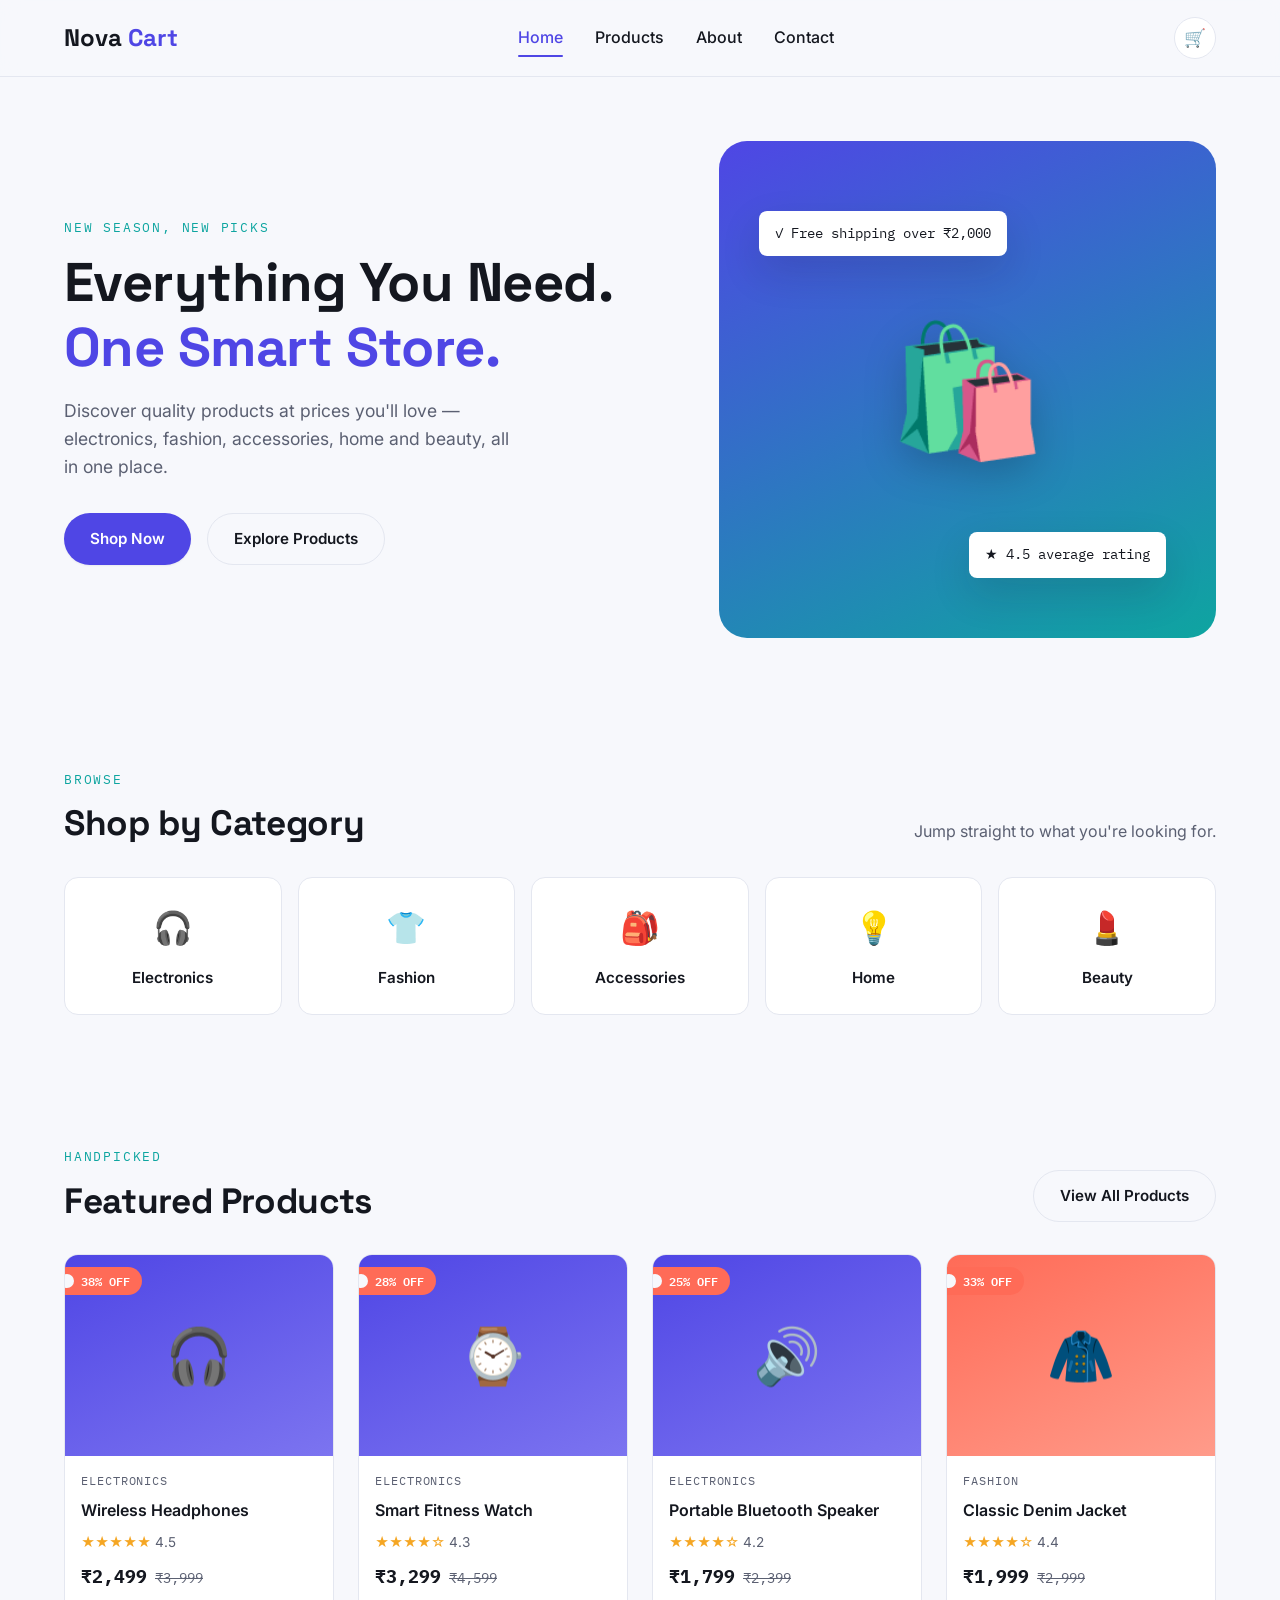
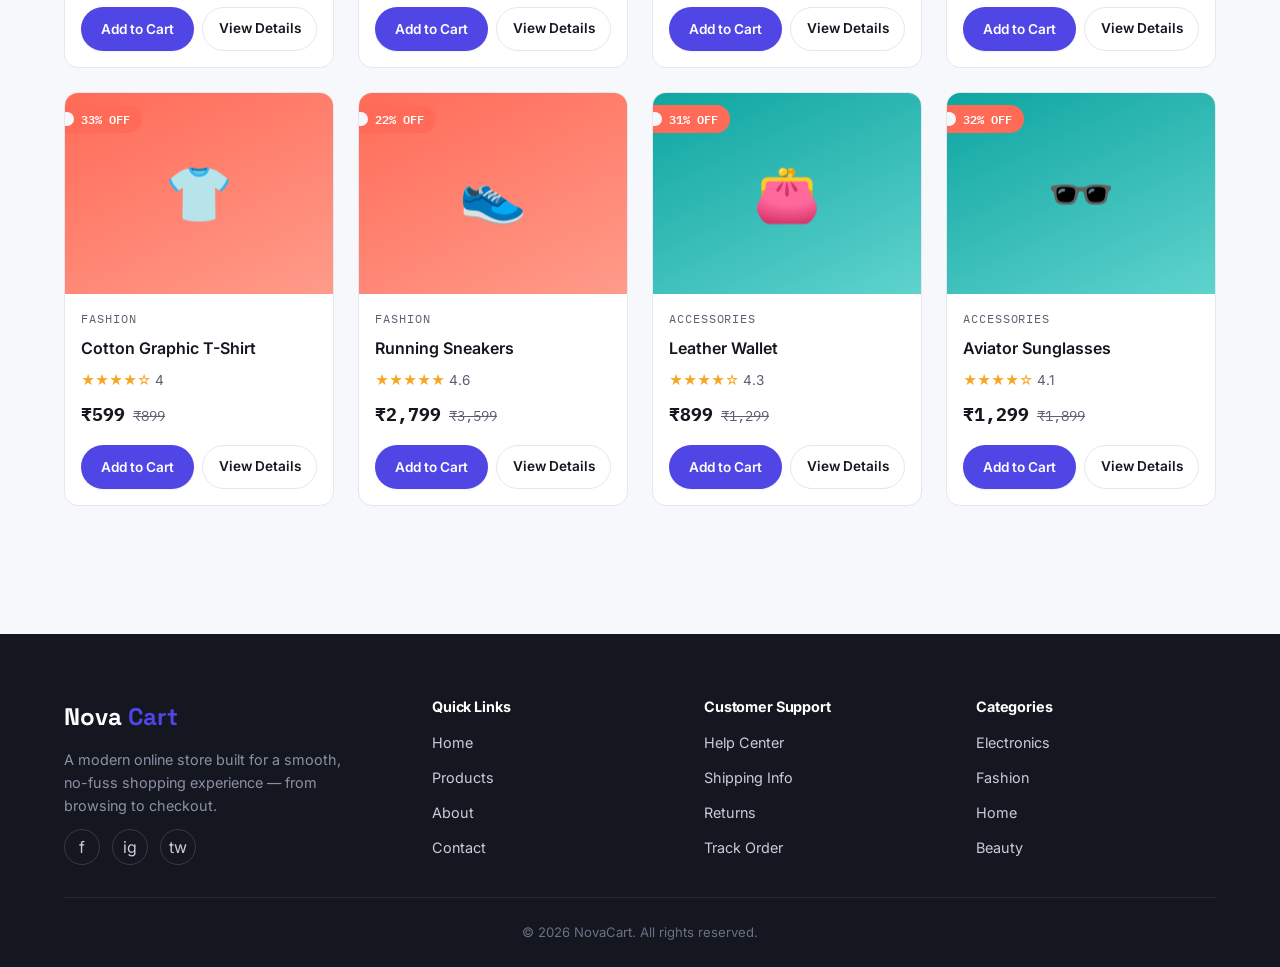
<file: novacart/index.html>
<!DOCTYPE html>
<html lang="en">
<head>
<meta charset="UTF-8">
<meta name="viewport" content="width=device-width, initial-scale=1.0">
<title>NovaCart — Modern Online Store</title>
<meta name="keywords" content="online shopping in India, best online shopping website India, buy products online India, online shopping site India, affordable products online India, best deals online India, shop online at best prices, online store India, buy trending products online, best products to buy online, discount shopping online India, cheap products online India, quality products online India, online shopping deals, daily deals online India, best online deals India, trusted online shopping website, ecommerce website India, online marketplace India, NovaCart online shopping">
<meta name="description" content="NovaCart is a modern online store for electronics, fashion, accessories, home and beauty products.">
<link rel="preconnect" href="https://fonts.googleapis.com">
<link href="https://fonts.googleapis.com/css2?family=Space+Grotesk:wght@500;700&family=Inter:wght@400;500;600;700&family=IBM+Plex+Mono:wght@500;700&display=swap" rel="stylesheet">
<link rel="stylesheet" href="css/style.css">
<link rel="stylesheet" href="css/components.css">
<link rel="stylesheet" href="css/responsive.css">
</head>
<body>

<!-- ========== HEADER / NAVBAR ========== -->
<header class="site-header">
    <nav class="navbar">
        <a href="index.html" class="logo">Nova<span>Cart</span></a>

        <ul class="nav-links" id="navLinks">
            <li><a href="index.html" class="active">Home</a></li>
            <li><a href="products.html">Products</a></li>
            <li><a href="about.html">About</a></li>
            <li><a href="contact.html">Contact</a></li>
        </ul>

        <div class="nav-actions">
            <a href="cart.html" class="cart-link" aria-label="View cart">
                🛒
                <span class="cart-count" id="cartCount">0</span>
            </a>
            <button class="menu-toggle" id="menuToggle" aria-label="Toggle menu">
                <span></span><span></span><span></span>
            </button>
        </div>
    </nav>
</header>

<!-- ========== HERO SECTION ========== -->
<section class="hero">
    <div class="container">
        <div class="hero-copy">
            <span class="eyebrow">New season, new picks</span>
            <h1>Everything You Need. <em>One Smart Store.</em></h1>
            <p>Discover quality products at prices you'll love — electronics, fashion, accessories, home and beauty, all in one place.</p>
            <div class="hero-actions">
                <a href="products.html" class="btn btn-primary">Shop Now</a>
                <a href="#categories" class="btn btn-outline">Explore Products</a>
            </div>
        </div>
        <div class="hero-visual">
            <span class="hero-icon">🛍️</span>
            <div class="tag-float tag-1">✓ Free shipping over ₹2,000</div>
            <div class="tag-float tag-2">★ 4.5 average rating</div>
        </div>
    </div>
</section>

<!-- ========== CATEGORY SECTION ========== -->
<section id="categories">
    <div class="container">
        <div class="section-heading">
            <div>
                <span class="eyebrow">Browse</span>
                <h2>Shop by Category</h2>
            </div>
            <p>Jump straight to what you're looking for.</p>
        </div>
        <div class="categories-grid">
            <a class="category-card" href="products.html?category=Electronics">
                <div class="cat-icon">🎧</div>
                <span>Electronics</span>
            </a>
            <a class="category-card" href="products.html?category=Fashion">
                <div class="cat-icon">👕</div>
                <span>Fashion</span>
            </a>
            <a class="category-card" href="products.html?category=Accessories">
                <div class="cat-icon">🎒</div>
                <span>Accessories</span>
            </a>
            <a class="category-card" href="products.html?category=Home">
                <div class="cat-icon">💡</div>
                <span>Home</span>
            </a>
            <a class="category-card" href="products.html?category=Beauty">
                <div class="cat-icon">💄</div>
                <span>Beauty</span>
            </a>
        </div>
    </div>
</section>

<!-- ========== FEATURED PRODUCTS (rendered by JavaScript) ========== -->
<section>
    <div class="container">
        <div class="section-heading">
            <div>
                <span class="eyebrow">Handpicked</span>
                <h2>Featured Products</h2>
            </div>
            <a href="products.html" class="btn btn-outline">View All Products</a>
        </div>
        <div class="product-grid" id="featuredGrid">
            <!-- Product cards are generated dynamically by main.js -->
        </div>
    </div>
</section>

<!-- ========== FOOTER ========== -->
<footer class="site-footer">
    <div class="container">
        <div class="footer-grid">
            <div class="footer-brand">
                <a href="index.html" class="logo">Nova<span>Cart</span></a>
                <p>A modern online store built for a smooth, no-fuss shopping experience — from browsing to checkout.</p>
                <div class="social-row">
                    <a href="#" aria-label="Facebook">f</a>
                    <a href="#" aria-label="Instagram">ig</a>
                    <a href="#" aria-label="Twitter">tw</a>
                </div>
            </div>
            <div class="footer-col">
                <h4>Quick Links</h4>
                <ul>
                    <li><a href="index.html">Home</a></li>
                    <li><a href="products.html">Products</a></li>
                    <li><a href="about.html">About</a></li>
                    <li><a href="contact.html">Contact</a></li>
                </ul>
            </div>
            <div class="footer-col">
                <h4>Customer Support</h4>
                <ul>
                    <li><a href="contact.html">Help Center</a></li>
                    <li><a href="contact.html">Shipping Info</a></li>
                    <li><a href="contact.html">Returns</a></li>
                    <li><a href="cart.html">Track Order</a></li>
                </ul>
            </div>
            <div class="footer-col">
                <h4>Categories</h4>
                <ul>
                    <li><a href="products.html?category=Electronics">Electronics</a></li>
                    <li><a href="products.html?category=Fashion">Fashion</a></li>
                    <li><a href="products.html?category=Home">Home</a></li>
                    <li><a href="products.html?category=Beauty">Beauty</a></li>
                </ul>
            </div>
        </div>
        <div class="footer-bottom">© 2026 NovaCart. All rights reserved.</div>
    </div>
</footer>

<script src="js/products.js"></script>
<script src="js/cart.js"></script>
<script src="js/main.js"></script>
</body>
</html>
</file>
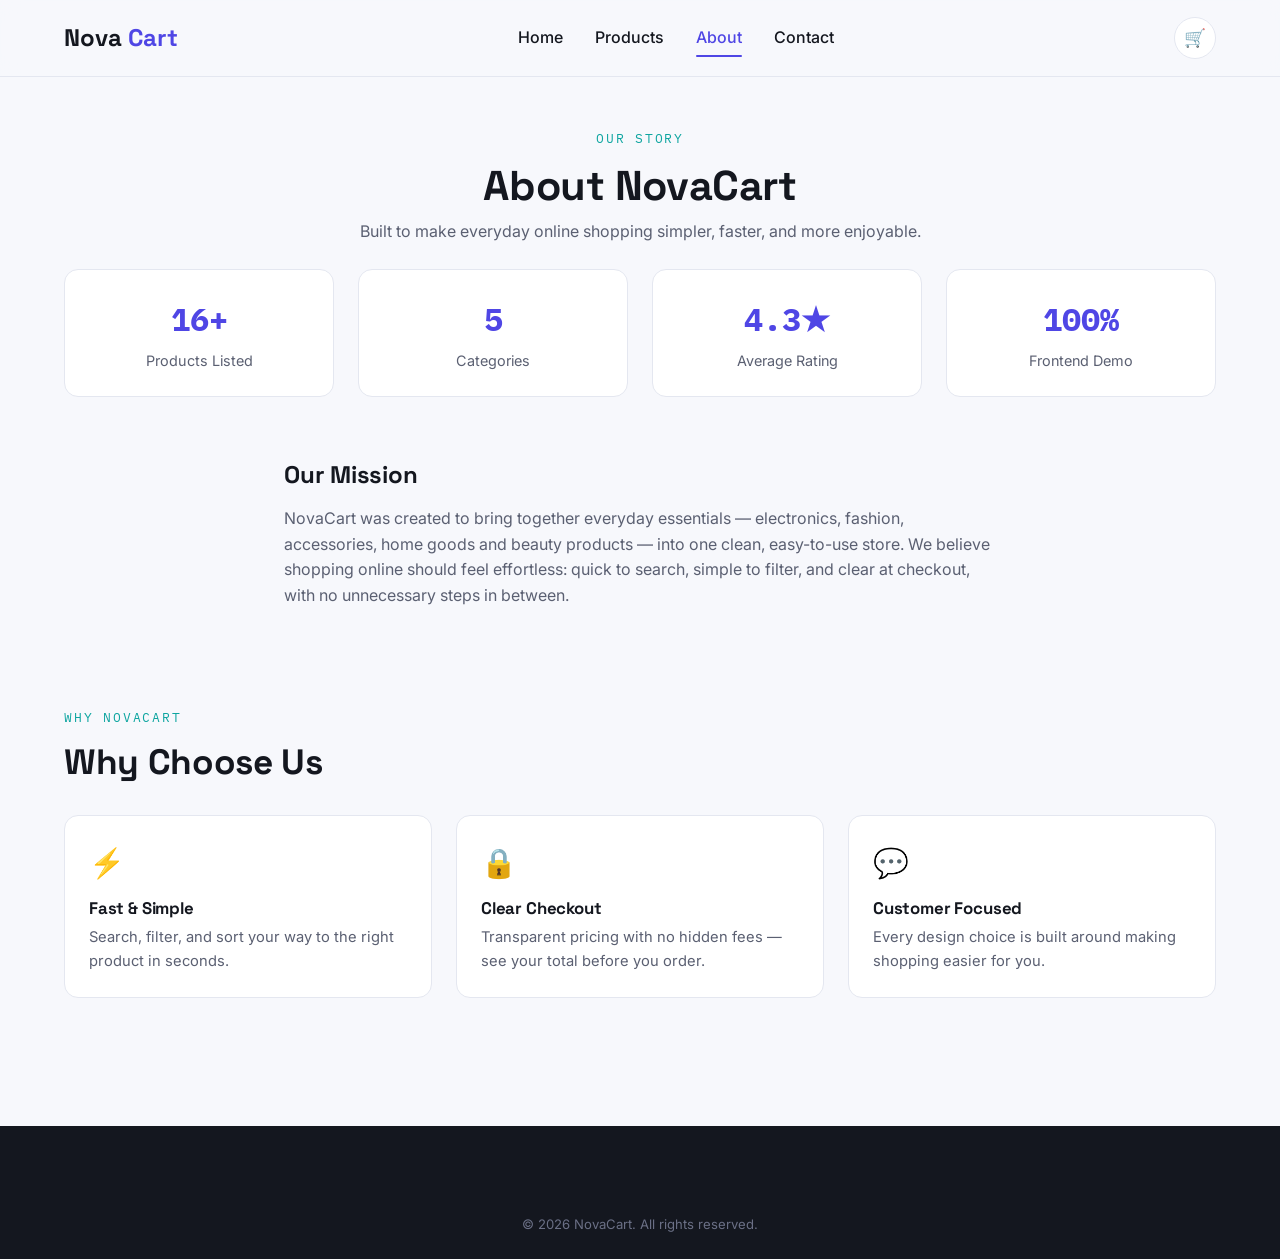
<file: novacart/about.html>
<!DOCTYPE html>
<html lang="en">
<head>
<meta charset="UTF-8">
<meta name="viewport" content="width=device-width, initial-scale=1.0">
<title>Best Phone Under ₹10,000 in India | Top Budget Mobiles - NovaCart</title>
<meta name="description" content="Find the best phones under ₹10,000 in India at NovaCart. Compare budget smartphones, 5G phones, camera phones, gaming phones, battery phones and the latest mobile deals.">
<meta name="robots" content="index, follow">

<link rel="preconnect" href="https://fonts.googleapis.com">
<link href="https://fonts.googleapis.com/css2?family=Space+Grotesk:wght@500;700&family=Inter:wght@400;500;600;700&family=IBM+Plex+Mono:wght@500;700&display=swap" rel="stylesheet">
<link rel="stylesheet" href="css/style.css">
<link rel="stylesheet" href="css/components.css">
<link rel="stylesheet" href="css/responsive.css">
</head>
<body>

<header class="site-header">
    <nav class="navbar">
        <a href="index.html" class="logo">Nova<span>Cart</span></a>
        <ul class="nav-links" id="navLinks">
            <li><a href="index.html">Home</a></li>
            <li><a href="products.html">Products</a></li>
            <li><a href="about.html" class="active">About</a></li>
            <li><a href="contact.html">Contact</a></li>
        </ul>
        <div class="nav-actions">
            <a href="cart.html" class="cart-link" aria-label="View cart">
                🛒
                <span class="cart-count" id="cartCount">0</span>
            </a>
            <button class="menu-toggle" id="menuToggle" aria-label="Toggle menu">
                <span></span><span></span><span></span>
            </button>
        </div>
    </nav>
</header>

<div class="page-header">
    <div class="container">
        <span class="eyebrow">Our Story</span>
        <h1>About NovaCart</h1>
        <p>Built to make everyday online shopping simpler, faster, and more enjoyable.</p>
    </div>
</div>

<section style="padding-top: 0;">
    <div class="container">
        <div class="about-stats">
            <div class="stat-card">
                <div class="stat-number">16+</div>
                <div class="stat-label">Products Listed</div>
            </div>
            <div class="stat-card">
                <div class="stat-number">5</div>
                <div class="stat-label">Categories</div>
            </div>
            <div class="stat-card">
                <div class="stat-number">4.3★</div>
                <div class="stat-label">Average Rating</div>
            </div>
            <div class="stat-card">
                <div class="stat-number">100%</div>
                <div class="stat-label">Frontend Demo</div>
            </div>
        </div>
    </div>
</section>

<section style="padding-top: 0;">
    <div class="container" style="max-width: 760px;">
        <h2 style="margin-bottom: var(--space-4);">Our Mission</h2>
        <p style="color: var(--text-muted); margin-bottom: var(--space-6);">
            NovaCart was created to bring together everyday essentials — electronics, fashion,
            accessories, home goods and beauty products — into one clean, easy-to-use store.
            We believe shopping online should feel effortless: quick to search, simple to filter,
            and clear at checkout, with no unnecessary steps in between.
        </p>
    </div>
</section>

<section style="padding-top: 0;">
    <div class="container">
        <div class="section-heading">
            <div>
                <span class="eyebrow">Why NovaCart</span>
                <h2>Why Choose Us</h2>
            </div>
        </div>
        <div class="why-us-grid">
            <div class="why-card">
                <div class="why-icon">⚡</div>
                <h3 style="font-size:1.05rem; margin-bottom: var(--space-2);">Fast & Simple</h3>
                <p style="color: var(--text-muted); font-size: 0.92rem;">Search, filter, and sort your way to the right product in seconds.</p>
            </div>
            <div class="why-card">
                <div class="why-icon">🔒</div>
                <h3 style="font-size:1.05rem; margin-bottom: var(--space-2);">Clear Checkout</h3>
                <p style="color: var(--text-muted); font-size: 0.92rem;">Transparent pricing with no hidden fees — see your total before you order.</p>
            </div>
            <div class="why-card">
                <div class="why-icon">💬</div>
                <h3 style="font-size:1.05rem; margin-bottom: var(--space-2);">Customer Focused</h3>
                <p style="color: var(--text-muted); font-size: 0.92rem;">Every design choice is built around making shopping easier for you.</p>
            </div>
        </div>
    </div>
</section>

<footer class="site-footer">
    <div class="container">
        <div class="footer-bottom">© 2026 NovaCart. All rights reserved.</div>
    </div>
</footer>

<script src="js/products.js"></script>
<script src="js/cart.js"></script>
<script src="js/main.js"></script>
</body>
</html>
</file>
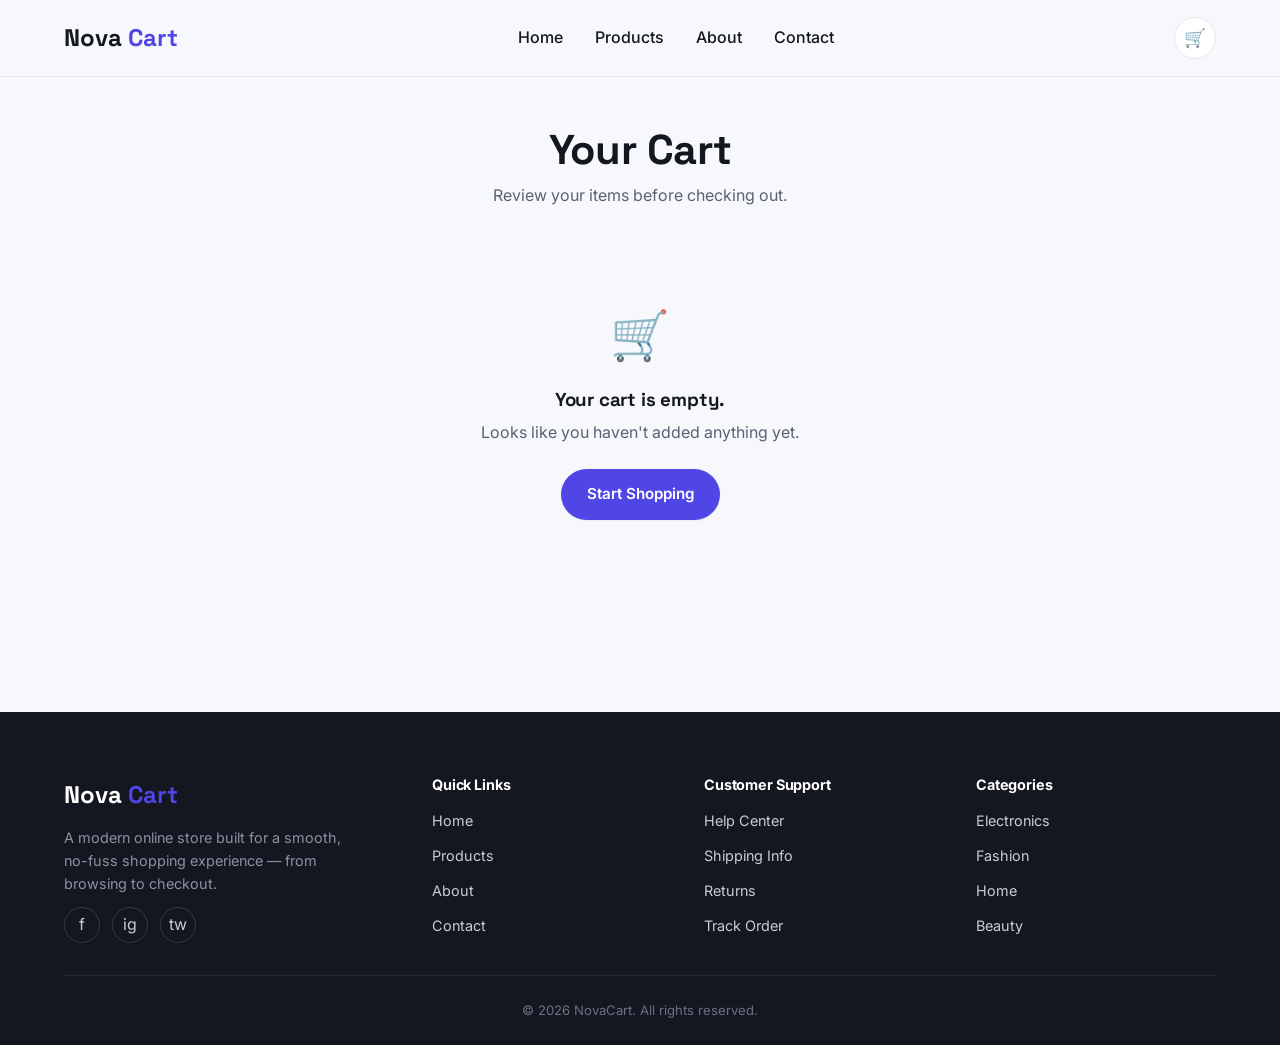
<file: novacart/cart.html>
<!DOCTYPE html>
<html lang="en">
<head>
<meta charset="UTF-8">
<meta name="viewport" content="width=device-width, initial-scale=1.0">
<title>Your Cart — NovaCart</title>
<link rel="preconnect" href="https://fonts.googleapis.com">
<link href="https://fonts.googleapis.com/css2?family=Space+Grotesk:wght@500;700&family=Inter:wght@400;500;600;700&family=IBM+Plex+Mono:wght@500;700&display=swap" rel="stylesheet">
<link rel="stylesheet" href="css/style.css">
<link rel="stylesheet" href="css/components.css">
<link rel="stylesheet" href="css/responsive.css">
</head>
<body>

<header class="site-header">
    <nav class="navbar">
        <a href="index.html" class="logo">Nova<span>Cart</span></a>
        <ul class="nav-links" id="navLinks">
            <li><a href="index.html">Home</a></li>
            <li><a href="products.html">Products</a></li>
            <li><a href="about.html">About</a></li>
            <li><a href="contact.html">Contact</a></li>
        </ul>
        <div class="nav-actions">
            <a href="cart.html" class="cart-link" aria-label="View cart">
                🛒
                <span class="cart-count" id="cartCount">0</span>
            </a>
            <button class="menu-toggle" id="menuToggle" aria-label="Toggle menu">
                <span></span><span></span><span></span>
            </button>
        </div>
    </nav>
</header>

<div class="page-header">
    <div class="container">
        <h1>Your Cart</h1>
        <p>Review your items before checking out.</p>
    </div>
</div>

<section style="padding-top: 0;">
    <div class="container">

        <div class="empty-state" id="cartEmptyState" style="display:none;">
            <div class="empty-icon">🛒</div>
            <h3>Your cart is empty.</h3>
            <p>Looks like you haven't added anything yet.</p>
            <a class="btn btn-primary" href="products.html">Start Shopping</a>
        </div>

        <div class="cart-layout">
            <div class="cart-items" id="cartItems">
                <!-- Cart items are generated dynamically by cart.js -->
            </div>

            <div class="summary-card" id="cartSummary">
                <h3>Order Summary</h3>
                <div class="summary-row">
                    <span>Subtotal</span>
                    <span id="cartSubtotal">₹0</span>
                </div>
                <div class="summary-row">
                    <span>Shipping</span>
                    <span id="cartShipping">₹0</span>
                </div>
                <div class="summary-row">
                    <span>Discount</span>
                    <span id="cartDiscount">-₹0</span>
                </div>
                <div class="summary-row total">
                    <span>Total</span>
                    <span id="cartTotal">₹0</span>
                </div>
                <a href="checkout.html" class="btn btn-primary btn-block" style="margin-top: var(--space-4);">Proceed to Checkout</a>
            </div>
        </div>
    </div>
</section>

<footer class="site-footer">
    <div class="container">
        <div class="footer-grid">
            <div class="footer-brand">
                <a href="index.html" class="logo">Nova<span>Cart</span></a>
                <p>A modern online store built for a smooth, no-fuss shopping experience — from browsing to checkout.</p>
                <div class="social-row">
                    <a href="#" aria-label="Facebook">f</a>
                    <a href="#" aria-label="Instagram">ig</a>
                    <a href="#" aria-label="Twitter">tw</a>
                </div>
            </div>
            <div class="footer-col">
                <h4>Quick Links</h4>
                <ul>
                    <li><a href="index.html">Home</a></li>
                    <li><a href="products.html">Products</a></li>
                    <li><a href="about.html">About</a></li>
                    <li><a href="contact.html">Contact</a></li>
                </ul>
            </div>
            <div class="footer-col">
                <h4>Customer Support</h4>
                <ul>
                    <li><a href="contact.html">Help Center</a></li>
                    <li><a href="contact.html">Shipping Info</a></li>
                    <li><a href="contact.html">Returns</a></li>
                    <li><a href="cart.html">Track Order</a></li>
                </ul>
            </div>
            <div class="footer-col">
                <h4>Categories</h4>
                <ul>
                    <li><a href="products.html?category=Electronics">Electronics</a></li>
                    <li><a href="products.html?category=Fashion">Fashion</a></li>
                    <li><a href="products.html?category=Home">Home</a></li>
                    <li><a href="products.html?category=Beauty">Beauty</a></li>
                </ul>
            </div>
        </div>
        <div class="footer-bottom">© 2026 NovaCart. All rights reserved.</div>
    </div>
</footer>

<script src="js/products.js"></script>
<script src="js/cart.js"></script>
<script src="js/main.js"></script>
</body>
</html>
</file>
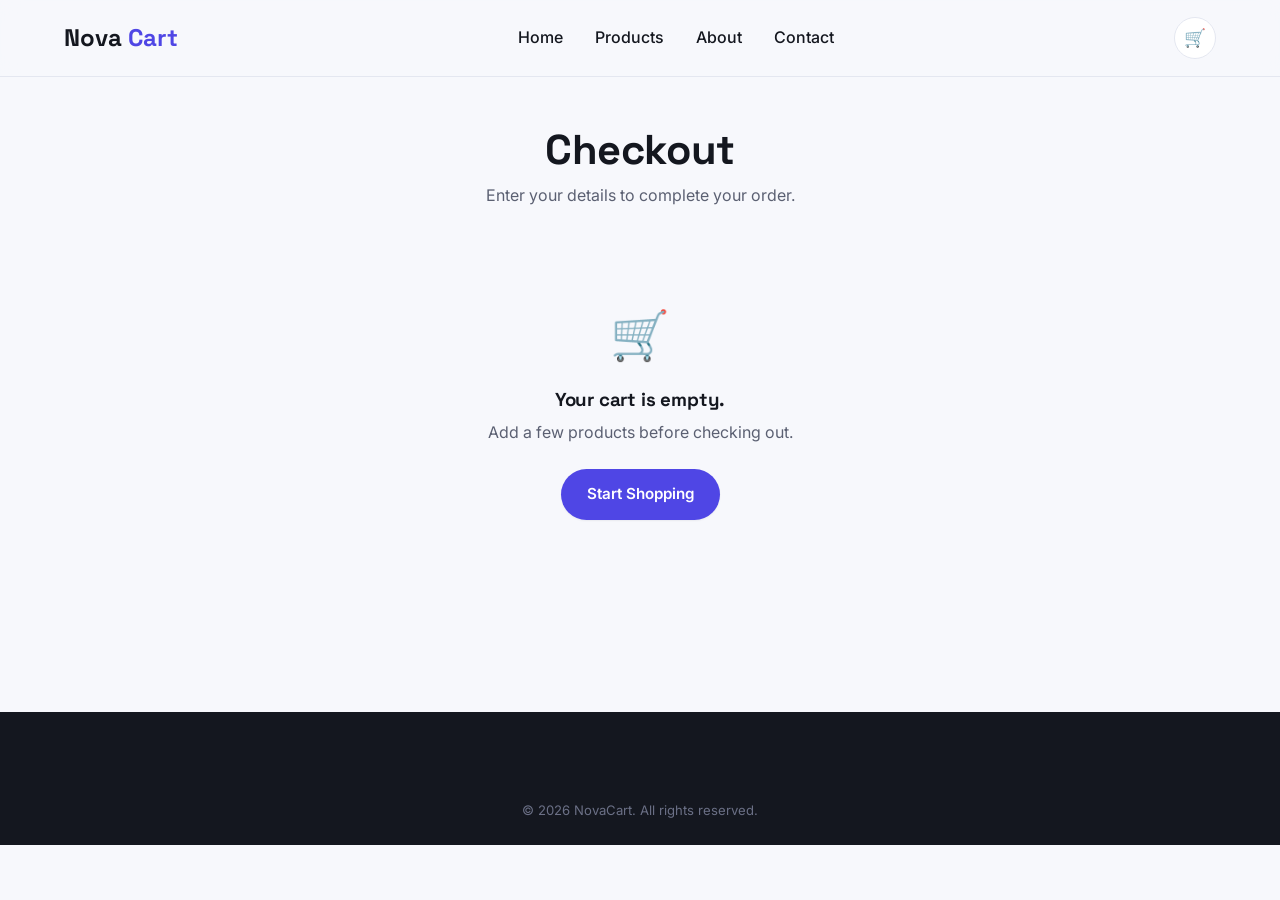
<file: novacart/checkout.html>
<!DOCTYPE html>
<html lang="en">
<head>
<meta charset="UTF-8">
<meta name="viewport" content="width=device-width, initial-scale=1.0">
<title>Checkout — NovaCart</title>
<link rel="preconnect" href="https://fonts.googleapis.com">
<link href="https://fonts.googleapis.com/css2?family=Space+Grotesk:wght@500;700&family=Inter:wght@400;500;600;700&family=IBM+Plex+Mono:wght@500;700&display=swap" rel="stylesheet">
<link rel="stylesheet" href="css/style.css">
<link rel="stylesheet" href="css/components.css">
<link rel="stylesheet" href="css/responsive.css">
</head>
<body>

<header class="site-header">
    <nav class="navbar">
        <a href="index.html" class="logo">Nova<span>Cart</span></a>
        <ul class="nav-links" id="navLinks">
            <li><a href="index.html">Home</a></li>
            <li><a href="products.html">Products</a></li>
            <li><a href="about.html">About</a></li>
            <li><a href="contact.html">Contact</a></li>
        </ul>
        <div class="nav-actions">
            <a href="cart.html" class="cart-link" aria-label="View cart">
                🛒
                <span class="cart-count" id="cartCount">0</span>
            </a>
            <button class="menu-toggle" id="menuToggle" aria-label="Toggle menu">
                <span></span><span></span><span></span>
            </button>
        </div>
    </nav>
</header>

<div class="page-header">
    <div class="container">
        <h1>Checkout</h1>
        <p>Enter your details to complete your order.</p>
    </div>
</div>

<section style="padding-top: 0;">
    <div class="container">

        <div id="checkoutContent">
            <div class="cart-layout">
                <div class="form-card">
                    <h3 style="margin-bottom: var(--space-5);">Shipping Details</h3>
                    <form id="checkoutForm" novalidate>
                        <div class="form-group">
                            <label for="fullName">Full Name</label>
                            <input type="text" id="fullName" name="fullName" placeholder="Jordan Smith">
                            <div class="error-message"></div>
                        </div>

                        <div class="form-row">
                            <div class="form-group">
                                <label for="email">Email</label>
                                <input type="email" id="email" name="email" placeholder="jordan@example.com">
                                <div class="error-message"></div>
                            </div>
                            <div class="form-group">
                                <label for="phone">Phone</label>
                                <input type="tel" id="phone" name="phone" placeholder="9876543210">
                                <div class="error-message"></div>
                            </div>
                        </div>

                        <div class="form-group">
                            <label for="address">Address</label>
                            <input type="text" id="address" name="address" placeholder="House no., street, area">
                            <div class="error-message"></div>
                        </div>

                        <div class="form-row">
                            <div class="form-group">
                                <label for="city">City</label>
                                <input type="text" id="city" name="city" placeholder="Mumbai">
                                <div class="error-message"></div>
                            </div>
                            <div class="form-group">
                                <label for="state">State</label>
                                <input type="text" id="state" name="state" placeholder="Maharashtra">
                                <div class="error-message"></div>
                            </div>
                        </div>

                        <div class="form-group">
                            <label for="pincode">Pincode</label>
                            <input type="text" id="pincode" name="pincode" placeholder="400001" maxlength="6">
                            <div class="error-message"></div>
                        </div>

                        <div class="form-group">
                            <label>Payment Method</label>
                            <div class="payment-options">
                                <label class="payment-option selected">
                                    <input type="radio" name="payment" value="COD" checked>
                                    Cash on Delivery
                                </label>
                                <label class="payment-option">
                                    <input type="radio" name="payment" value="Card">
                                    Card
                                </label>
                                <label class="payment-option">
                                    <input type="radio" name="payment" value="UPI">
                                    UPI
                                </label>
                            </div>
                        </div>

                        <button type="submit" class="btn btn-primary btn-block">Place Order</button>
                    </form>
                </div>

                <div class="summary-card">
                    <h3>Order Summary</h3>
                    <div id="checkoutItems"></div>
                    <div class="summary-row">
                        <span>Subtotal</span>
                        <span id="checkoutSubtotal">₹0</span>
                    </div>
                    <div class="summary-row">
                        <span>Shipping</span>
                        <span id="checkoutShipping">₹0</span>
                    </div>
                    <div class="summary-row">
                        <span>Discount</span>
                        <span id="checkoutDiscount">-₹0</span>
                    </div>
                    <div class="summary-row total">
                        <span>Total</span>
                        <span id="checkoutTotal">₹0</span>
                    </div>
                </div>
            </div>
        </div>

        <div class="success-card" id="orderSuccess" style="display:none;">
            <div class="success-icon">✓</div>
            <h2>Order Placed Successfully!</h2>
            <p>Thank you for shopping with NovaCart.</p>
            <div class="order-id-tag">Order ID: <span id="orderIdText"></span></div>
            <br>
            <a href="index.html" class="btn btn-primary">Back to Home</a>
        </div>
    </div>
</section>

<footer class="site-footer">
    <div class="container">
        <div class="footer-bottom">© 2026 NovaCart. All rights reserved.</div>
    </div>
</footer>

<script src="js/products.js"></script>
<script src="js/cart.js"></script>
<script src="js/main.js"></script>
<script src="js/checkout.js"></script>
</body>
</html>
</file>
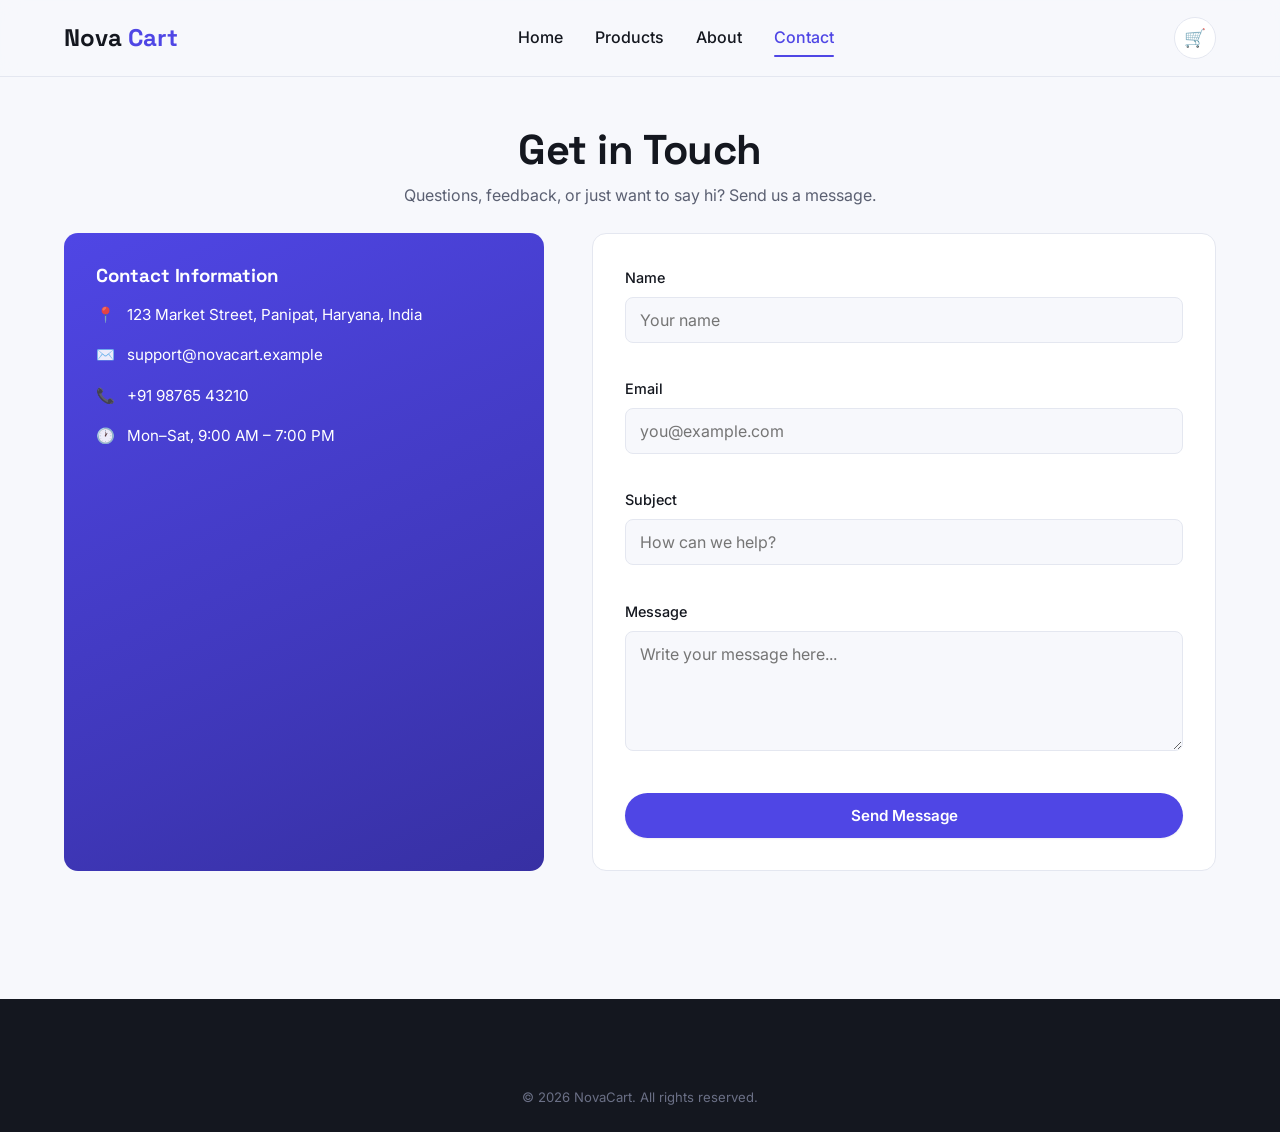
<file: novacart/contact.html>
<!DOCTYPE html>
<html lang="en">
<head>
<meta charset="UTF-8">
<meta name="viewport" content="width=device-width, initial-scale=1.0">
<title>Contact — NovaCart</title>
 <title>Contact Us | Online Shopping Support in India</title>
<meta name="description" content="Get in touch with our online store for help with orders, electronics, fashion, jewelry, accessories, shipping, returns and customer support across India.">
<meta name="keywords" content="contact us India, customer care India, ecommerce customer support, online shopping support, order support India, electronics customer support, fashion store support, jewelry support, accessories support, shipping support, return support, online store contact">

<link rel="preconnect" href="https://fonts.googleapis.com">
<link href="https://fonts.googleapis.com/css2?family=Space+Grotesk:wght@500;700&family=Inter:wght@400;500;600;700&family=IBM+Plex+Mono:wght@500;700&display=swap" rel="stylesheet">
<link rel="stylesheet" href="css/style.css">
<link rel="stylesheet" href="css/components.css">
<link rel="stylesheet" href="css/responsive.css">
</head>
<body>

<header class="site-header">
    <nav class="navbar">
        <a href="index.html" class="logo">Nova<span>Cart</span></a>
        <ul class="nav-links" id="navLinks">
            <li><a href="index.html">Home</a></li>
            <li><a href="products.html">Products</a></li>
            <li><a href="about.html">About</a></li>
            <li><a href="contact.html" class="active">Contact</a></li>
        </ul>
        <div class="nav-actions">
            <a href="cart.html" class="cart-link" aria-label="View cart">
                🛒
                <span class="cart-count" id="cartCount">0</span>
            </a>
            <button class="menu-toggle" id="menuToggle" aria-label="Toggle menu">
                <span></span><span></span><span></span>
            </button>
        </div>
    </nav>
</header>

<div class="page-header">
    <div class="container">
        <h1>Get in Touch</h1>
        <p>Questions, feedback, or just want to say hi? Send us a message.</p>
    </div>
</div>

<section style="padding-top: 0;">
    <div class="container">
        <div class="contact-layout">
            <div class="contact-info-card">
                <h3>Contact Information</h3>
                <div class="contact-info-row">
                    <span class="icon">📍</span>
                    <span>123 Market Street, Panipat, Haryana, India</span>
                </div>
                <div class="contact-info-row">
                    <span class="icon">✉️</span>
                    <span>support@novacart.example</span>
                </div>
                <div class="contact-info-row">
                    <span class="icon">📞</span>
                    <span>+91 98765 43210</span>
                </div>
                <div class="contact-info-row">
                    <span class="icon">🕐</span>
                    <span>Mon–Sat, 9:00 AM – 7:00 PM</span>
                </div>
            </div>

            <div class="form-card">
                <div id="contactSuccess" class="empty-state" style="display:none; padding: var(--space-6) 0;">
                    <div class="empty-icon">✅</div>
                    <h3>Message Sent</h3>
                    <p>Your message has been submitted successfully.</p>
                </div>

                <form id="contactForm" novalidate>
                    <div class="form-group">
                        <label for="contactName">Name</label>
                        <input type="text" id="contactName" name="name" placeholder="Your name">
                        <div class="error-message"></div>
                    </div>
                    <div class="form-group">
                        <label for="contactEmail">Email</label>
                        <input type="email" id="contactEmail" name="email" placeholder="you@example.com">
                        <div class="error-message"></div>
                    </div>
                    <div class="form-group">
                        <label for="contactSubject">Subject</label>
                        <input type="text" id="contactSubject" name="subject" placeholder="How can we help?">
                        <div class="error-message"></div>
                    </div>
                    <div class="form-group">
                        <label for="contactMessage">Message</label>
                        <textarea id="contactMessage" name="message" placeholder="Write your message here..."></textarea>
                        <div class="error-message"></div>
                    </div>
                    <button type="submit" class="btn btn-primary btn-block">Send Message</button>
                </form>
            </div>
        </div>
    </div>
</section>

<footer class="site-footer">
    <div class="container">
        <div class="footer-bottom">© 2026 NovaCart. All rights reserved.</div>
    </div>
</footer>

<script src="js/products.js"></script>
<script src="js/cart.js"></script>
<script src="js/main.js"></script>
<script src="js/contact.js"></script>
</body>
</html>
</file>
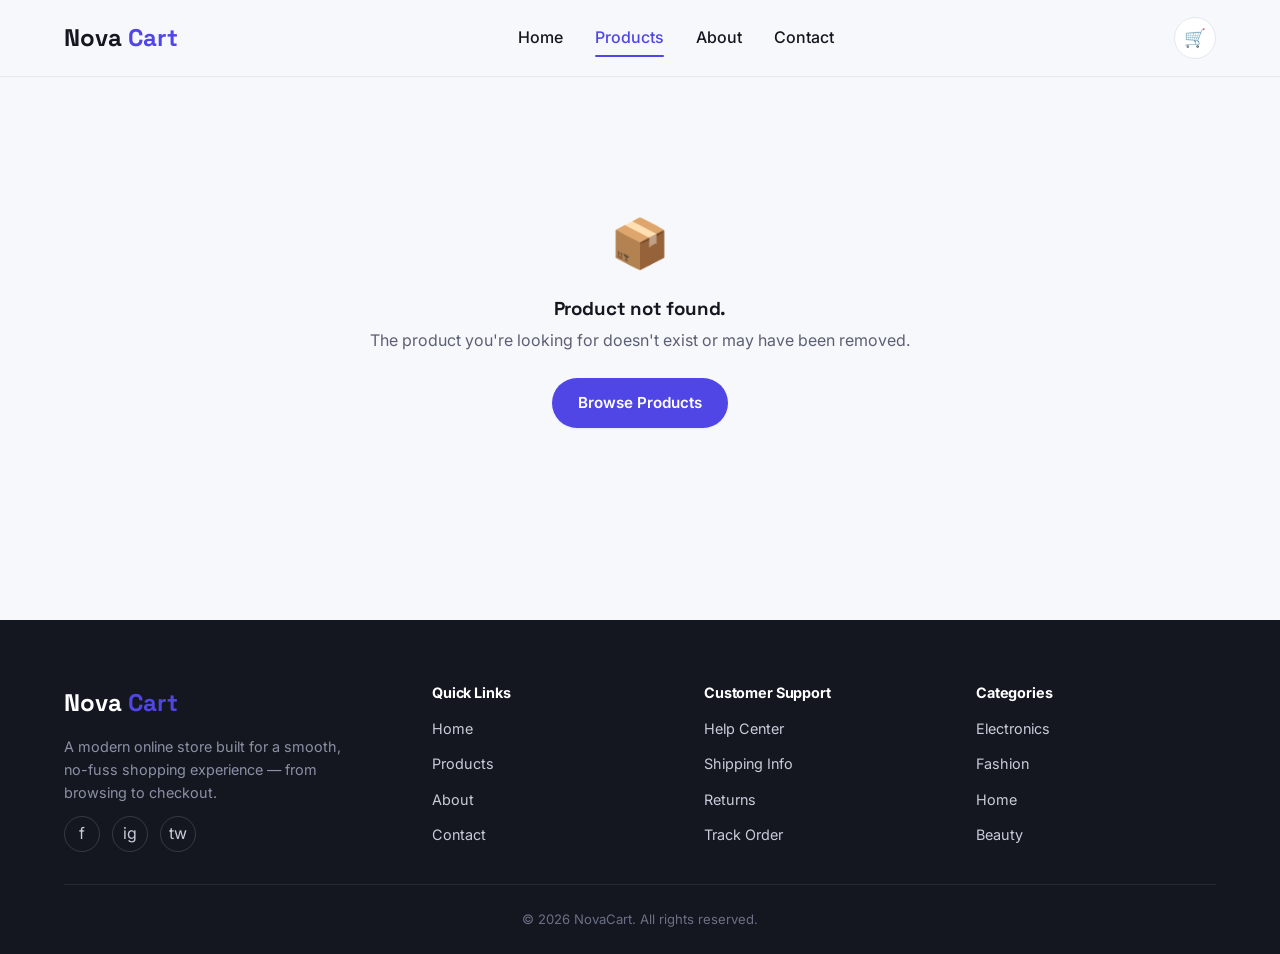
<file: novacart/product-details.html>
<!DOCTYPE html>
<html lang="en">
<head>
<meta charset="UTF-8">
<meta name="viewport" content="width=device-width, initial-scale=1.0">
<title>Product Details — NovaCart</title>
<title>Buy Electronics, Fashion, Jewelry & Accessories Online in India</title>
<meta name="description" content="Shop electronics, fashion, jewelry and accessories online in India. Explore smart gadgets, stylish clothing, watches, bags, jewelry and everyday accessories at great prices.">
<meta name="keywords" content="buy electronics online India, fashion online India, jewelry online India, accessories online India, electronics store, fashion store, jewelry store, mobile accessories, smart gadgets, watches, bags, clothing, fashion jewelry, lifestyle accessories, online shopping India, affordable electronics, trendy fashion">

<link rel="preconnect" href="https://fonts.googleapis.com">
<link href="https://fonts.googleapis.com/css2?family=Space+Grotesk:wght@500;700&family=Inter:wght@400;500;600;700&family=IBM+Plex+Mono:wght@500;700&display=swap" rel="stylesheet">
<link rel="stylesheet" href="css/style.css">
<link rel="stylesheet" href="css/components.css">
<link rel="stylesheet" href="css/responsive.css">
</head>
<body>

<header class="site-header">
    <nav class="navbar">
        <a href="index.html" class="logo">Nova<span>Cart</span></a>
        <ul class="nav-links" id="navLinks">
            <li><a href="index.html">Home</a></li>
            <li><a href="products.html" class="active">Products</a></li>
            <li><a href="about.html">About</a></li>
            <li><a href="contact.html">Contact</a></li>
        </ul>
        <div class="nav-actions">
            <a href="cart.html" class="cart-link" aria-label="View cart">
                🛒
                <span class="cart-count" id="cartCount">0</span>
            </a>
            <button class="menu-toggle" id="menuToggle" aria-label="Toggle menu">
                <span></span><span></span><span></span>
            </button>
        </div>
    </nav>
</header>

<section>
    <div class="container" id="detailsContainer">
        <a href="products.html" class="details-back">← Back to Products</a>

        <div class="details-layout">
            <div class="details-visual" id="detailsVisual"></div>

            <div class="details-info">
                <span class="product-category" id="detailsCategory"></span>
                <h1 id="detailsName"></h1>
                <p class="product-rating">
                    <span class="stars" id="detailsStars"></span>
                    <span id="detailsRatingValue"></span> rating
                </p>

                <div class="details-price-row">
                    <span class="price-now" id="detailsPriceNow"></span>
                    <span class="price-old" id="detailsPriceOld"></span>
                    <span class="discount-flag" id="detailsDiscount"></span>
                </div>

                <p class="details-description" id="detailsDescription"></p>

                <div class="details-purchase-row">
                    <div class="qty-stepper">
                        <button type="button" id="qtyDecrease" aria-label="Decrease quantity">−</button>
                        <span class="qty-value" id="qtyValue">1</span>
                        <button type="button" id="qtyIncrease" aria-label="Increase quantity">+</button>
                    </div>
                    <button class="btn btn-primary" id="detailsAddToCart">Add to Cart</button>
                </div>

                <p class="add-to-cart-msg" id="addToCartMsg"></p>
            </div>
        </div>
    </div>
</section>

<footer class="site-footer">
    <div class="container">
        <div class="footer-grid">
            <div class="footer-brand">
                <a href="index.html" class="logo">Nova<span>Cart</span></a>
                <p>A modern online store built for a smooth, no-fuss shopping experience — from browsing to checkout.</p>
                <div class="social-row">
                    <a href="#" aria-label="Facebook">f</a>
                    <a href="#" aria-label="Instagram">ig</a>
                    <a href="#" aria-label="Twitter">tw</a>
                </div>
            </div>
            <div class="footer-col">
                <h4>Quick Links</h4>
                <ul>
                    <li><a href="index.html">Home</a></li>
                    <li><a href="products.html">Products</a></li>
                    <li><a href="about.html">About</a></li>
                    <li><a href="contact.html">Contact</a></li>
                </ul>
            </div>
            <div class="footer-col">
                <h4>Customer Support</h4>
                <ul>
                    <li><a href="contact.html">Help Center</a></li>
                    <li><a href="contact.html">Shipping Info</a></li>
                    <li><a href="contact.html">Returns</a></li>
                    <li><a href="cart.html">Track Order</a></li>
                </ul>
            </div>
            <div class="footer-col">
                <h4>Categories</h4>
                <ul>
                    <li><a href="products.html?category=Electronics">Electronics</a></li>
                    <li><a href="products.html?category=Fashion">Fashion</a></li>
                    <li><a href="products.html?category=Home">Home</a></li>
                    <li><a href="products.html?category=Beauty">Beauty</a></li>
                </ul>
            </div>
        </div>
        <div class="footer-bottom">© 2026 NovaCart. All rights reserved.</div>
    </div>
</footer>

<script src="js/products.js"></script>
<script src="js/cart.js"></script>
<script src="js/main.js"></script>
<script src="js/product-details.js"></script>
</body>
</html>
</file>
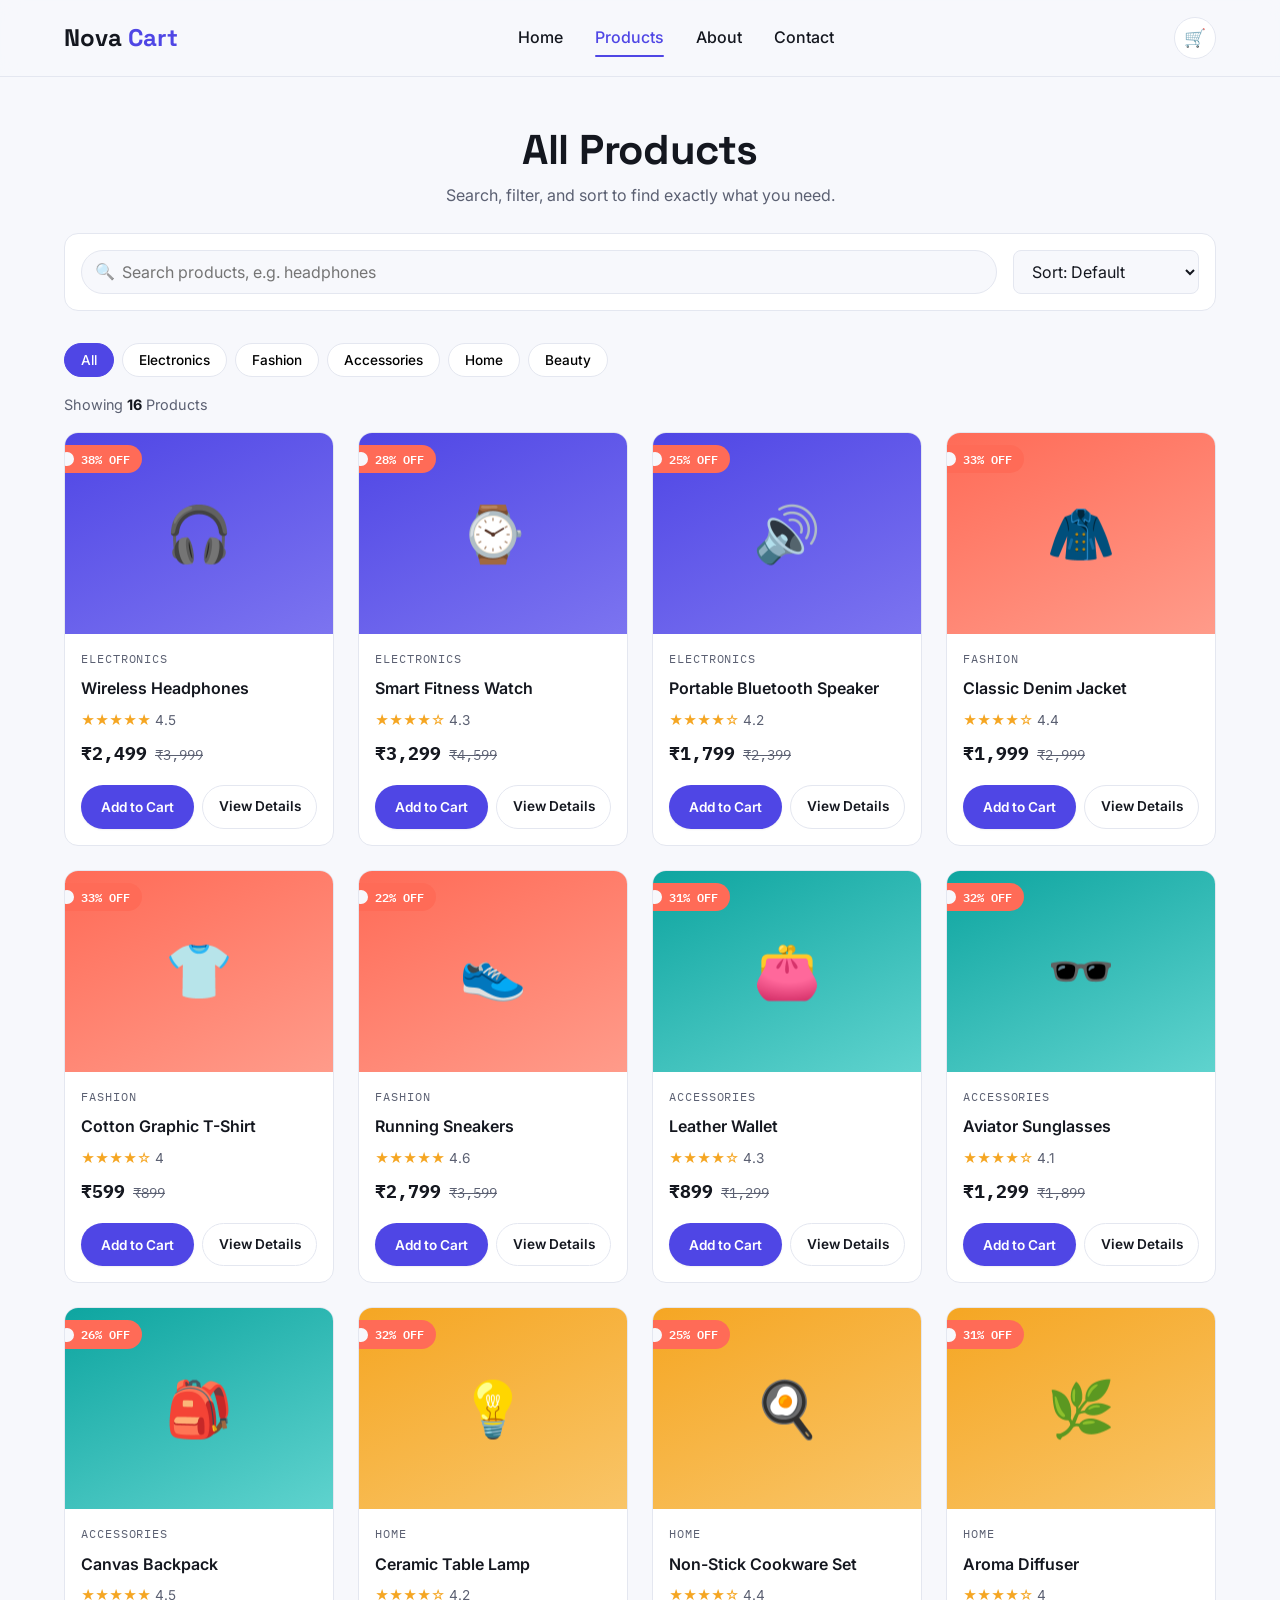
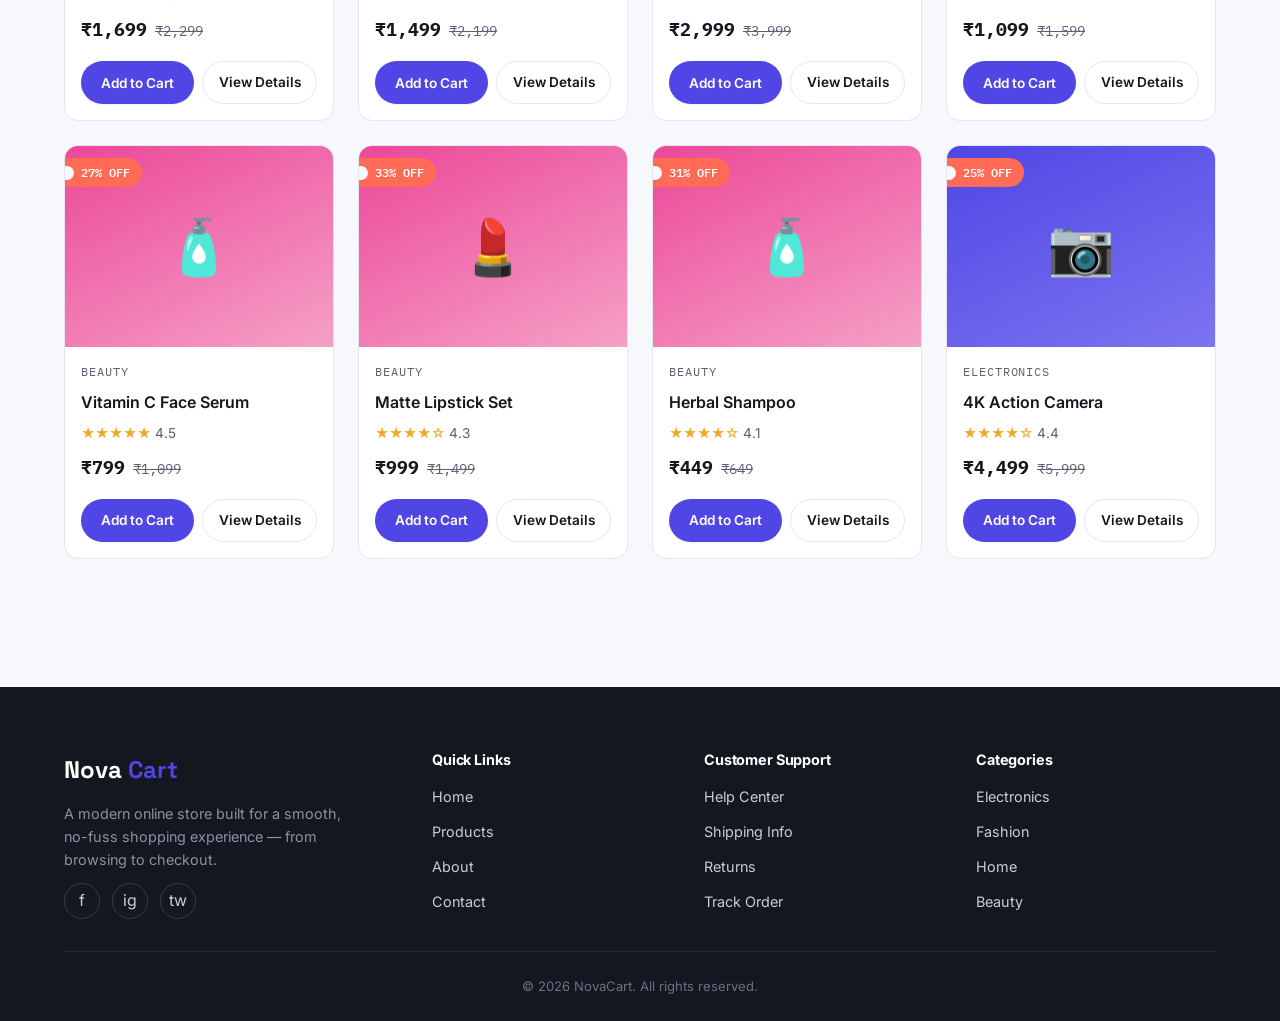
<file: novacart/products.html>
<!DOCTYPE html>
<html lang="en">
<head>
<meta charset="UTF-8">
<meta name="viewport" content="width=device-width, initial-scale=1.0">
<title>Products — NovaCart</title><title>Shop Electronics, Fashion, Jewelry & Accessories Online in India</title>

<meta name="description" content="Shop electronics, fashion, jewelry and accessories online in India. Find smart gadgets, trendy clothing, stylish jewelry, watches, bags and everyday essentials at great prices.">

<meta name="keywords" content="online shopping India, electronics online India, fashion online India, jewelry online India, accessories online India, smart gadgets, mobile accessories, watches, bags, clothing, fashion jewelry, lifestyle accessories, affordable products, online store India, best deals India">

<link rel="preconnect" href="https://fonts.googleapis.com">
<link href="https://fonts.googleapis.com/css2?family=Space+Grotesk:wght@500;700&family=Inter:wght@400;500;600;700&family=IBM+Plex+Mono:wght@500;700&display=swap" rel="stylesheet">
<link rel="stylesheet" href="css/style.css">
<link rel="stylesheet" href="css/components.css">
<link rel="stylesheet" href="css/responsive.css">
</head>
<body>

<header class="site-header">
    <nav class="navbar">
        <a href="index.html" class="logo">Nova<span>Cart</span></a>
        <ul class="nav-links" id="navLinks">
            <li><a href="index.html">Home</a></li>
            <li><a href="products.html" class="active">Products</a></li>
            <li><a href="about.html">About</a></li>
            <li><a href="contact.html">Contact</a></li>
        </ul>
        <div class="nav-actions">
            <a href="cart.html" class="cart-link" aria-label="View cart">
                🛒
                <span class="cart-count" id="cartCount">0</span>
            </a>
            <button class="menu-toggle" id="menuToggle" aria-label="Toggle menu">
                <span></span><span></span><span></span>
            </button>
        </div>
    </nav>
</header>

<div class="page-header">
    <div class="container">
        <h1>All Products</h1>
        <p>Search, filter, and sort to find exactly what you need.</p>
    </div>
</div>

<section style="padding-top: 0;">
    <div class="container">

        <div class="toolbar">
            <div class="search-box">
                <span class="search-icon">🔍</span>
                <input type="text" id="searchInput" placeholder="Search products, e.g. headphones">
            </div>
            <div class="filter-group">
                <select id="sortSelect" aria-label="Sort by price">
                    <option value="default">Sort: Default</option>
                    <option value="low-to-high">Price: Low to High</option>
                    <option value="high-to-low">Price: High to Low</option>
                </select>
            </div>
        </div>

        <div class="category-pills" style="margin-bottom: var(--space-4);">
            <button class="category-pill active" data-category="All">All</button>
            <button class="category-pill" data-category="Electronics">Electronics</button>
            <button class="category-pill" data-category="Fashion">Fashion</button>
            <button class="category-pill" data-category="Accessories">Accessories</button>
            <button class="category-pill" data-category="Home">Home</button>
            <button class="category-pill" data-category="Beauty">Beauty</button>
        </div>

        <p class="results-count" id="resultsCount">Showing <strong>0</strong> Products</p>

        <div class="product-grid" id="productsGrid">
            <!-- Product cards are generated dynamically by products-page.js -->
        </div>
    </div>
</section>

<footer class="site-footer">
    <div class="container">
        <div class="footer-grid">
            <div class="footer-brand">
                <a href="index.html" class="logo">Nova<span>Cart</span></a>
                <p>A modern online store built for a smooth, no-fuss shopping experience — from browsing to checkout.</p>
                <div class="social-row">
                    <a href="#" aria-label="Facebook">f</a>
                    <a href="#" aria-label="Instagram">ig</a>
                    <a href="#" aria-label="Twitter">tw</a>
                </div>
            </div>
            <div class="footer-col">
                <h4>Quick Links</h4>
                <ul>
                    <li><a href="index.html">Home</a></li>
                    <li><a href="products.html">Products</a></li>
                    <li><a href="about.html">About</a></li>
                    <li><a href="contact.html">Contact</a></li>
                </ul>
            </div>
            <div class="footer-col">
                <h4>Customer Support</h4>
                <ul>
                    <li><a href="contact.html">Help Center</a></li>
                    <li><a href="contact.html">Shipping Info</a></li>
                    <li><a href="contact.html">Returns</a></li>
                    <li><a href="cart.html">Track Order</a></li>
                </ul>
            </div>
            <div class="footer-col">
                <h4>Categories</h4>
                <ul>
                    <li><a href="products.html?category=Electronics">Electronics</a></li>
                    <li><a href="products.html?category=Fashion">Fashion</a></li>
                    <li><a href="products.html?category=Home">Home</a></li>
                    <li><a href="products.html?category=Beauty">Beauty</a></li>
                </ul>
            </div>
        </div>
        <div class="footer-bottom">© 2026 NovaCart. All rights reserved.</div>
    </div>
</footer>

<script src="js/products.js"></script>
<script src="js/cart.js"></script>
<script src="js/main.js"></script>
<script src="js/products-page.js"></script>
</body>
</html>
</file>
<file: novacart/css/style.css>
/* ==========================================================================
   NovaCart — style.css
   Core design system: colors, typography, layout, and all page sections.
   Structure: Variables -> Reset -> Base -> Layout -> Components -> Sections
   ========================================================================== */

/* ---------- 1. CSS VARIABLES (Design Tokens) ---------- */
:root {
    /* Colors */
    --primary-color: #4F46E5;      /* Indigo - buttons, links, brand */
    --primary-dark: #3730A3;       /* Hover state for primary */
    --secondary-color: #0EA5A0;    /* Teal - secondary actions, success */
    --accent-color: #FF6B57;       /* Coral - sale tags, discounts, alerts */
    --background-color: #F7F8FC;   /* Page background */
    --surface-color: #FFFFFF;      /* Card / panel background */
    --text-color: #14171F;         /* Main text */
    --text-muted: #5B6072;         /* Secondary text */
    --border-color: #E4E7F0;       /* Borders, dividers */
    --star-color: #F5A623;         /* Rating stars */

    /* Radius */
    --card-radius: 14px;
    --radius-sm: 8px;
    --radius-pill: 999px;

    /* Spacing scale */
    --space-1: 4px;
    --space-2: 8px;
    --space-3: 12px;
    --space-4: 16px;
    --space-5: 24px;
    --space-6: 32px;
    --space-7: 48px;
    --space-8: 64px;

    /* Shadows */
    --shadow-sm: 0 1px 2px rgba(20, 23, 31, 0.06);
    --shadow-md: 0 8px 24px rgba(20, 23, 31, 0.08);
    --shadow-lg: 0 16px 40px rgba(20, 23, 31, 0.14);

    /* Typography */
    --font-display: 'Space Grotesk', 'Segoe UI', sans-serif;
    --font-body: 'Inter', 'Segoe UI', sans-serif;
    --font-mono: 'IBM Plex Mono', 'Courier New', monospace;

    /* Layout */
    --max-width: 1200px;
    --header-height: 76px;
}

/* ---------- 2. RESET ---------- */
* {
    margin: 0;
    padding: 0;
    box-sizing: border-box;
}

html {
    scroll-behavior: smooth;
}

body {
    font-family: var(--font-body);
    background-color: var(--background-color);
    color: var(--text-color);
    line-height: 1.6;
    overflow-x: hidden;
}

img {
    max-width: 100%;
    display: block;
}

a {
    text-decoration: none;
    color: inherit;
}

ul {
    list-style: none;
}

button {
    font-family: inherit;
    cursor: pointer;
    border: none;
    background: none;
}

input,
select,
textarea {
    font-family: inherit;
    font-size: 1rem;
}

/* Visible keyboard focus for accessibility */
a:focus-visible,
button:focus-visible,
input:focus-visible,
select:focus-visible,
textarea:focus-visible {
    outline: 3px solid var(--primary-color);
    outline-offset: 2px;
    border-radius: var(--radius-sm);
}

h1, h2, h3, h4 {
    font-family: var(--font-display);
    font-weight: 700;
    line-height: 1.2;
    letter-spacing: -0.01em;
}

.container {
    max-width: var(--max-width);
    margin: 0 auto;
    padding: 0 var(--space-5);
}

section {
    padding: var(--space-8) 0;
}

/* ---------- 3. UTILITIES ---------- */
.eyebrow {
    font-family: var(--font-mono);
    font-size: 0.8rem;
    letter-spacing: 0.14em;
    text-transform: uppercase;
    color: var(--secondary-color);
    display: inline-block;
    margin-bottom: var(--space-3);
}

.section-heading {
    display: flex;
    align-items: flex-end;
    justify-content: space-between;
    gap: var(--space-4);
    margin-bottom: var(--space-6);
    flex-wrap: wrap;
}

.section-heading h2 {
    font-size: clamp(1.6rem, 3vw, 2.2rem);
}

.section-heading p {
    color: var(--text-muted);
    max-width: 480px;
}

.btn {
    display: inline-flex;
    align-items: center;
    justify-content: center;
    gap: var(--space-2);
    padding: 13px 26px;
    border-radius: var(--radius-pill);
    font-weight: 600;
    font-size: 0.95rem;
    transition: transform 0.15s ease, box-shadow 0.15s ease, background-color 0.15s ease;
    white-space: nowrap;
}

.btn-primary {
    background-color: var(--primary-color);
    color: #fff;
    box-shadow: var(--shadow-sm);
}

.btn-primary:hover {
    background-color: var(--primary-dark);
    transform: translateY(-2px);
    box-shadow: var(--shadow-md);
}

.btn-outline {
    background-color: transparent;
    color: var(--text-color);
    border: 1.5px solid var(--border-color);
}

.btn-outline:hover {
    border-color: var(--primary-color);
    color: var(--primary-color);
    transform: translateY(-2px);
}

.btn-block {
    width: 100%;
}

.btn-sm {
    padding: 8px 16px;
    font-size: 0.85rem;
}

.btn:disabled {
    opacity: 0.5;
    cursor: not-allowed;
    transform: none !important;
}

/* ---------- 4. HEADER / NAVBAR ---------- */
.site-header {
    position: sticky;
    top: 0;
    z-index: 100;
    background-color: rgba(247, 248, 252, 0.9);
    backdrop-filter: blur(10px);
    border-bottom: 1px solid var(--border-color);
}

.navbar {
    max-width: var(--max-width);
    margin: 0 auto;
    height: var(--header-height);
    padding: 0 var(--space-5);
    display: flex;
    align-items: center;
    justify-content: space-between;
    gap: var(--space-4);
}

.logo {
    font-family: var(--font-display);
    font-size: 1.5rem;
    font-weight: 700;
    display: flex;
    align-items: center;
    gap: 6px;
}

.logo span {
    color: var(--primary-color);
}

.nav-links {
    display: flex;
    gap: var(--space-6);
    font-weight: 500;
}

.nav-links a {
    position: relative;
    padding: 6px 0;
    color: var(--text-color);
}

.nav-links a.active,
.nav-links a:hover {
    color: var(--primary-color);
}

.nav-links a.active::after {
    content: '';
    position: absolute;
    left: 0;
    bottom: -4px;
    width: 100%;
    height: 2px;
    background-color: var(--primary-color);
    border-radius: 2px;
}

.nav-actions {
    display: flex;
    align-items: center;
    gap: var(--space-4);
}

.cart-link {
    position: relative;
    display: flex;
    align-items: center;
    justify-content: center;
    width: 42px;
    height: 42px;
    border-radius: 50%;
    background-color: var(--surface-color);
    border: 1px solid var(--border-color);
    font-size: 1.1rem;
}

.cart-count {
    position: absolute;
    top: -6px;
    right: -6px;
    background-color: var(--accent-color);
    color: #fff;
    font-family: var(--font-mono);
    font-size: 0.68rem;
    min-width: 18px;
    height: 18px;
    border-radius: 50%;
    display: flex;
    align-items: center;
    justify-content: center;
    padding: 0 3px;
}

.menu-toggle {
    display: none;
    flex-direction: column;
    gap: 5px;
    width: 42px;
    height: 42px;
    align-items: center;
    justify-content: center;
    border-radius: 50%;
    border: 1px solid var(--border-color);
}

.menu-toggle span {
    width: 20px;
    height: 2px;
    background-color: var(--text-color);
    border-radius: 2px;
    transition: transform 0.2s ease, opacity 0.2s ease;
}

.menu-toggle.open span:nth-child(1) {
    transform: translateY(7px) rotate(45deg);
}

.menu-toggle.open span:nth-child(2) {
    opacity: 0;
}

.menu-toggle.open span:nth-child(3) {
    transform: translateY(-7px) rotate(-45deg);
}

/* ---------- 5. HERO ---------- */
.hero {
    padding-top: var(--space-8);
}

.hero .container {
    display: grid;
    grid-template-columns: 1.1fr 0.9fr;
    align-items: center;
    gap: var(--space-7);
}

.hero h1 {
    font-size: clamp(2.2rem, 5vw, 3.4rem);
    margin-bottom: var(--space-4);
}

.hero h1 em {
    font-style: normal;
    color: var(--primary-color);
}

.hero p {
    color: var(--text-muted);
    font-size: 1.1rem;
    max-width: 460px;
    margin-bottom: var(--space-6);
}

.hero-actions {
    display: flex;
    gap: var(--space-4);
    flex-wrap: wrap;
}

.hero-visual {
    position: relative;
    aspect-ratio: 1 / 1;
    border-radius: 28px;
    background: linear-gradient(155deg, var(--primary-color), var(--secondary-color));
    display: flex;
    align-items: center;
    justify-content: center;
    overflow: hidden;
}

.hero-visual .tag-float {
    position: absolute;
    background: #fff;
    border-radius: var(--radius-sm);
    padding: var(--space-3) var(--space-4);
    box-shadow: var(--shadow-lg);
    font-family: var(--font-mono);
    font-size: 0.85rem;
    color: var(--text-color);
}

.hero-visual .tag-float.tag-1 { top: 14%; left: 8%; }
.hero-visual .tag-float.tag-2 { bottom: 12%; right: 10%; }

.hero-visual .hero-icon {
    font-size: 8rem;
    filter: drop-shadow(0 12px 20px rgba(0,0,0,0.2));
}

/* ---------- 6. CATEGORY SECTION ---------- */
.categories-grid {
    display: grid;
    grid-template-columns: repeat(5, 1fr);
    gap: var(--space-4);
}

.category-card {
    background-color: var(--surface-color);
    border: 1px solid var(--border-color);
    border-radius: var(--card-radius);
    padding: var(--space-5) var(--space-3);
    text-align: center;
    transition: transform 0.15s ease, box-shadow 0.15s ease, border-color 0.15s ease;
}

.category-card:hover {
    transform: translateY(-4px);
    box-shadow: var(--shadow-md);
    border-color: var(--primary-color);
}

.category-card .cat-icon {
    font-size: 2rem;
    margin-bottom: var(--space-3);
}

.category-card span {
    font-weight: 600;
    font-size: 0.95rem;
}

/* ---------- 7. PRODUCT CARDS / GRID ---------- */
.product-grid {
    display: grid;
    grid-template-columns: repeat(4, 1fr);
    gap: var(--space-5);
}

.product-card {
    background-color: var(--surface-color);
    border: 1px solid var(--border-color);
    border-radius: var(--card-radius);
    overflow: hidden;
    display: flex;
    flex-direction: column;
    transition: transform 0.15s ease, box-shadow 0.15s ease;
}

.product-card:hover {
    transform: translateY(-4px);
    box-shadow: var(--shadow-md);
}

.product-visual {
    aspect-ratio: 4 / 3;
    display: flex;
    align-items: center;
    justify-content: center;
    font-size: 3.4rem;
    position: relative;
    overflow: hidden;
}

/* Category-based gradient backgrounds for product visuals */
.cat-electronics { background: linear-gradient(155deg, #4F46E5, #7C74F0); }
.cat-fashion      { background: linear-gradient(155deg, #FF6B57, #FF9B8A); }
.cat-accessories  { background: linear-gradient(155deg, #0EA5A0, #5FD3CE); }
.cat-home         { background: linear-gradient(155deg, #F5A623, #F9C568); }
.cat-beauty       { background: linear-gradient(155deg, #EC4899, #F5A0C6); }

.product-visual .discount-flag {
    position: absolute;
    top: var(--space-3);
    left: 0;
}

.product-info {
    padding: var(--space-4);
    display: flex;
    flex-direction: column;
    gap: var(--space-2);
    flex: 1;
}

.product-category {
    font-family: var(--font-mono);
    font-size: 0.72rem;
    text-transform: uppercase;
    letter-spacing: 0.08em;
    color: var(--text-muted);
}

.product-name {
    font-weight: 600;
    font-size: 1rem;
}

.product-rating {
    display: flex;
    align-items: center;
    gap: 4px;
    font-size: 0.85rem;
    color: var(--text-muted);
}

.product-rating .stars {
    color: var(--star-color);
}

.product-price-row {
    display: flex;
    align-items: baseline;
    gap: var(--space-2);
    margin-top: auto;
}

.price-now {
    font-family: var(--font-mono);
    font-weight: 700;
    font-size: 1.15rem;
}

.price-old {
    font-family: var(--font-mono);
    font-size: 0.85rem;
    color: var(--text-muted);
    text-decoration: line-through;
}

.product-actions {
    display: flex;
    gap: var(--space-2);
    padding: 0 var(--space-4) var(--space-4);
}

.product-actions .btn {
    flex: 1;
    padding: 10px 12px;
    font-size: 0.85rem;
}

/* ---------- 8. DISCOUNT / TICKET BADGE (signature element) ---------- */
/* Styled like a ticket stub: a punched circle "tears" it from the edge */
.discount-flag {
    position: relative;
    background-color: var(--accent-color);
    color: #fff;
    font-family: var(--font-mono);
    font-size: 0.72rem;
    font-weight: 600;
    padding: 5px 12px 5px 16px;
    border-radius: 0 var(--radius-pill) var(--radius-pill) 0;
}

.discount-flag::before {
    content: '';
    position: absolute;
    left: -7px;
    top: 50%;
    transform: translateY(-50%);
    width: 14px;
    height: 14px;
    border-radius: 50%;
    background-color: var(--background-color);
    border: 2px solid var(--accent-color);
}

/* ---------- 9. FOOTER ---------- */
.site-footer {
    background-color: #14171F;
    color: #C9CCDA;
    padding: var(--space-8) 0 var(--space-5);
    margin-top: var(--space-8);
}

.footer-grid {
    display: grid;
    grid-template-columns: 1.4fr 1fr 1fr 1fr;
    gap: var(--space-6);
    padding-bottom: var(--space-6);
    border-bottom: 1px solid rgba(255,255,255,0.08);
}

.footer-brand .logo {
    color: #fff;
    margin-bottom: var(--space-3);
}

.footer-brand p {
    color: #8B90A6;
    font-size: 0.9rem;
    max-width: 280px;
}

.footer-col h4 {
    color: #fff;
    font-size: 0.9rem;
    margin-bottom: var(--space-4);
    font-family: var(--font-body);
}

.footer-col ul {
    display: flex;
    flex-direction: column;
    gap: var(--space-3);
    font-size: 0.9rem;
}

.footer-col a:hover {
    color: #fff;
}

.social-row {
    display: flex;
    gap: var(--space-3);
    margin-top: var(--space-3);
}

.social-row a {
    width: 36px;
    height: 36px;
    border-radius: 50%;
    border: 1px solid rgba(255,255,255,0.15);
    display: flex;
    align-items: center;
    justify-content: center;
}

.footer-bottom {
    padding-top: var(--space-5);
    text-align: center;
    font-size: 0.82rem;
    color: #6B7086;
}

/* ---------- 10. PAGE HEADER (used on inner pages) ---------- */
.page-header {
    padding: var(--space-7) 0 var(--space-5);
    text-align: center;
}

.page-header h1 {
    font-size: clamp(1.8rem, 4vw, 2.6rem);
}

.page-header p {
    color: var(--text-muted);
    margin-top: var(--space-2);
}

.breadcrumb {
    font-size: 0.85rem;
    color: var(--text-muted);
    text-align: center;
    margin-top: var(--space-2);
}

.breadcrumb a {
    color: var(--primary-color);
}

/* ---------- 11. EMPTY / STATE MESSAGES ---------- */
.empty-state {
    text-align: center;
    padding: var(--space-8) var(--space-4);
    grid-column: 1 / -1;
}

.empty-state .empty-icon {
    font-size: 3rem;
    margin-bottom: var(--space-4);
}

.empty-state h3 {
    margin-bottom: var(--space-2);
}

.empty-state p {
    color: var(--text-muted);
    margin-bottom: var(--space-5);
}
</file>
<file: novacart/css/components.css>
/* ==========================================================================
   NovaCart — components.css
   Reusable UI components: toolbar/filters, quantity stepper, cart table,
   forms, checkout, product details, about stats, contact.
   ========================================================================== */

/* ---------- TOOLBAR (search, filter, sort) ---------- */
.toolbar {
    display: flex;
    flex-wrap: wrap;
    gap: var(--space-4);
    align-items: center;
    justify-content: space-between;
    background-color: var(--surface-color);
    border: 1px solid var(--border-color);
    border-radius: var(--card-radius);
    padding: var(--space-4);
    margin-bottom: var(--space-6);
}

.search-box {
    flex: 1;
    min-width: 220px;
    position: relative;
}

.search-box input {
    width: 100%;
    padding: 11px 16px 11px 40px;
    border: 1px solid var(--border-color);
    border-radius: var(--radius-pill);
    background-color: var(--background-color);
}

.search-box input:focus {
    border-color: var(--primary-color);
    outline: none;
}

.search-box .search-icon {
    position: absolute;
    left: 14px;
    top: 50%;
    transform: translateY(-50%);
    opacity: 0.6;
}

.filter-group {
    display: flex;
    gap: var(--space-3);
    flex-wrap: wrap;
    align-items: center;
}

.filter-group select {
    padding: 10px 14px;
    border: 1px solid var(--border-color);
    border-radius: var(--radius-sm);
    background-color: var(--background-color);
    color: var(--text-color);
}

.results-count {
    color: var(--text-muted);
    font-size: 0.9rem;
    margin-bottom: var(--space-4);
}

.results-count strong {
    color: var(--text-color);
}

.category-pills {
    display: flex;
    gap: var(--space-2);
    flex-wrap: wrap;
}

.category-pill {
    padding: 8px 16px;
    border-radius: var(--radius-pill);
    border: 1px solid var(--border-color);
    font-size: 0.85rem;
    font-weight: 500;
    background-color: var(--surface-color);
}

.category-pill.active {
    background-color: var(--primary-color);
    border-color: var(--primary-color);
    color: #fff;
}

/* ---------- PRODUCT DETAILS PAGE ---------- */
.details-layout {
    display: grid;
    grid-template-columns: 1fr 1fr;
    gap: var(--space-7);
    align-items: flex-start;
}

.details-visual {
    aspect-ratio: 1 / 1;
    border-radius: var(--card-radius);
    display: flex;
    align-items: center;
    justify-content: center;
    font-size: 7rem;
    position: sticky;
    top: calc(var(--header-height) + var(--space-4));
}

.details-info .product-category {
    margin-bottom: var(--space-2);
}

.details-info h1 {
    font-size: clamp(1.6rem, 3vw, 2.1rem);
    margin-bottom: var(--space-3);
}

.details-info .product-rating {
    font-size: 0.95rem;
    margin-bottom: var(--space-4);
}

.details-price-row {
    display: flex;
    align-items: baseline;
    gap: var(--space-3);
    margin-bottom: var(--space-5);
}

.details-price-row .price-now {
    font-size: 2rem;
}

.details-description {
    color: var(--text-muted);
    margin-bottom: var(--space-6);
    max-width: 480px;
}

.details-purchase-row {
    display: flex;
    gap: var(--space-4);
    align-items: center;
    margin-bottom: var(--space-4);
}

.details-back {
    display: inline-block;
    margin-bottom: var(--space-5);
    color: var(--primary-color);
    font-weight: 500;
    font-size: 0.9rem;
}

.add-to-cart-msg {
    margin-top: var(--space-3);
    color: var(--secondary-color);
    font-weight: 600;
    font-size: 0.9rem;
    min-height: 1.2em;
}

/* ---------- QUANTITY STEPPER ---------- */
.qty-stepper {
    display: inline-flex;
    align-items: center;
    border: 1px solid var(--border-color);
    border-radius: var(--radius-pill);
    overflow: hidden;
}

.qty-stepper button {
    width: 38px;
    height: 38px;
    font-size: 1.1rem;
    font-weight: 600;
    color: var(--primary-color);
    background-color: var(--background-color);
}

.qty-stepper button:hover {
    background-color: var(--border-color);
}

.qty-stepper .qty-value {
    width: 40px;
    text-align: center;
    font-family: var(--font-mono);
    font-weight: 600;
}

/* ---------- CART PAGE ---------- */
.cart-layout {
    display: grid;
    grid-template-columns: 1.7fr 1fr;
    gap: var(--space-6);
    align-items: flex-start;
}

.cart-items {
    display: flex;
    flex-direction: column;
    gap: var(--space-4);
}

.cart-item {
    display: grid;
    grid-template-columns: 88px 1fr auto auto auto;
    align-items: center;
    gap: var(--space-4);
    background-color: var(--surface-color);
    border: 1px solid var(--border-color);
    border-radius: var(--card-radius);
    padding: var(--space-4);
}

.cart-item-visual {
    width: 88px;
    height: 88px;
    border-radius: var(--radius-sm);
    display: flex;
    align-items: center;
    justify-content: center;
    font-size: 2.2rem;
}

.cart-item-name {
    font-weight: 600;
    margin-bottom: 2px;
}

.cart-item-unit {
    font-family: var(--font-mono);
    font-size: 0.85rem;
    color: var(--text-muted);
}

.cart-item-subtotal {
    font-family: var(--font-mono);
    font-weight: 700;
    white-space: nowrap;
}

.remove-btn {
    color: var(--accent-color);
    font-size: 1.2rem;
    width: 34px;
    height: 34px;
    border-radius: 50%;
    display: flex;
    align-items: center;
    justify-content: center;
}

.remove-btn:hover {
    background-color: rgba(255, 107, 87, 0.1);
}

.summary-card {
    background-color: var(--surface-color);
    border: 1px solid var(--border-color);
    border-radius: var(--card-radius);
    padding: var(--space-5);
    position: sticky;
    top: calc(var(--header-height) + var(--space-4));
}

.summary-card h3 {
    margin-bottom: var(--space-4);
}

.summary-row {
    display: flex;
    justify-content: space-between;
    padding: var(--space-2) 0;
    font-size: 0.95rem;
    color: var(--text-muted);
}

.summary-row.total {
    border-top: 1px dashed var(--border-color);
    margin-top: var(--space-3);
    padding-top: var(--space-4);
    font-size: 1.1rem;
    font-weight: 700;
    color: var(--text-color);
}

.summary-row span:last-child {
    font-family: var(--font-mono);
    color: var(--text-color);
}

.summary-row.total span:last-child {
    color: var(--primary-color);
}

/* ---------- FORMS (checkout / contact) ---------- */
.form-card {
    background-color: var(--surface-color);
    border: 1px solid var(--border-color);
    border-radius: var(--card-radius);
    padding: var(--space-6);
}

.form-row {
    display: grid;
    grid-template-columns: 1fr 1fr;
    gap: var(--space-4);
}

.form-group {
    margin-bottom: var(--space-4);
}

.form-group label {
    display: block;
    font-weight: 500;
    font-size: 0.9rem;
    margin-bottom: var(--space-2);
}

.form-group input,
.form-group select,
.form-group textarea {
    width: 100%;
    padding: 12px 14px;
    border: 1px solid var(--border-color);
    border-radius: var(--radius-sm);
    background-color: var(--background-color);
}

.form-group input:focus,
.form-group select:focus,
.form-group textarea:focus {
    border-color: var(--primary-color);
    outline: none;
}

.form-group textarea {
    resize: vertical;
    min-height: 120px;
}

.form-group.invalid input,
.form-group.invalid select,
.form-group.invalid textarea {
    border-color: var(--accent-color);
}

.error-message {
    color: var(--accent-color);
    font-size: 0.82rem;
    margin-top: var(--space-1);
    min-height: 1.1em;
}

.payment-options {
    display: grid;
    grid-template-columns: repeat(3, 1fr);
    gap: var(--space-3);
}

.payment-option {
    border: 1.5px solid var(--border-color);
    border-radius: var(--radius-sm);
    padding: var(--space-3);
    text-align: center;
    font-size: 0.9rem;
    font-weight: 500;
    cursor: pointer;
}

.payment-option input {
    display: none;
}

.payment-option.selected {
    border-color: var(--primary-color);
    background-color: rgba(79, 70, 229, 0.06);
    color: var(--primary-color);
}

/* ---------- ORDER SUCCESS ---------- */
.success-card {
    text-align: center;
    background-color: var(--surface-color);
    border: 1px solid var(--border-color);
    border-radius: var(--card-radius);
    padding: var(--space-8) var(--space-5);
    max-width: 520px;
    margin: 0 auto;
}

.success-icon {
    width: 88px;
    height: 88px;
    border-radius: 50%;
    background-color: rgba(14, 165, 160, 0.12);
    color: var(--secondary-color);
    font-size: 2.6rem;
    display: flex;
    align-items: center;
    justify-content: center;
    margin: 0 auto var(--space-5);
}

.order-id-tag {
    display: inline-flex;
    align-items: center;
    gap: var(--space-2);
    background-color: var(--background-color);
    border: 1px dashed var(--border-color);
    padding: var(--space-3) var(--space-5);
    border-radius: var(--radius-pill);
    font-family: var(--font-mono);
    font-weight: 700;
    margin: var(--space-5) 0;
}

/* ---------- ABOUT PAGE ---------- */
.about-stats {
    display: grid;
    grid-template-columns: repeat(4, 1fr);
    gap: var(--space-5);
    text-align: center;
}

.stat-card {
    background-color: var(--surface-color);
    border: 1px solid var(--border-color);
    border-radius: var(--card-radius);
    padding: var(--space-5);
}

.stat-number {
    font-family: var(--font-mono);
    font-size: 2rem;
    font-weight: 700;
    color: var(--primary-color);
}

.stat-label {
    color: var(--text-muted);
    font-size: 0.9rem;
    margin-top: var(--space-1);
}

.why-us-grid {
    display: grid;
    grid-template-columns: repeat(3, 1fr);
    gap: var(--space-5);
}

.why-card {
    background-color: var(--surface-color);
    border: 1px solid var(--border-color);
    border-radius: var(--card-radius);
    padding: var(--space-5);
}

.why-card .why-icon {
    font-size: 1.8rem;
    margin-bottom: var(--space-3);
}

/* ---------- CONTACT PAGE ---------- */
.contact-layout {
    display: grid;
    grid-template-columns: 1fr 1.3fr;
    gap: var(--space-7);
}

.contact-info-card {
    background-color: var(--primary-color);
    background: linear-gradient(155deg, var(--primary-color), var(--primary-dark));
    color: #fff;
    border-radius: var(--card-radius);
    padding: var(--space-6);
}

.contact-info-card h3 {
    margin-bottom: var(--space-4);
}

.contact-info-row {
    display: flex;
    gap: var(--space-3);
    margin-bottom: var(--space-4);
    font-size: 0.95rem;
}

.contact-info-row .icon {
    opacity: 0.9;
}

/* ---------- ALERT / TOAST ---------- */
.toast {
    position: fixed;
    bottom: var(--space-5);
    left: 50%;
    transform: translateX(-50%) translateY(20px);
    background-color: var(--text-color);
    color: #fff;
    padding: 14px 24px;
    border-radius: var(--radius-pill);
    font-size: 0.9rem;
    font-weight: 500;
    z-index: 999;
    opacity: 0;
    pointer-events: none;
    transition: opacity 0.25s ease, transform 0.25s ease;
    box-shadow: var(--shadow-lg);
}

.toast.show {
    opacity: 1;
    transform: translateX(-50%) translateY(0);
}
</file>
<file: novacart/css/responsive.css>
/* ==========================================================================
   NovaCart — responsive.css
   Mobile-first adjustments layered on top of style.css / components.css.
   Breakpoints: 1024px (laptop), 768px (tablet), 480px (mobile), 360px (small)
   ========================================================================== */

/* ---------- 1024px — Laptop ---------- */
@media (max-width: 1024px) {
    .product-grid {
        grid-template-columns: repeat(3, 1fr);
    }

    .categories-grid {
        grid-template-columns: repeat(3, 1fr);
    }

    .footer-grid {
        grid-template-columns: 1fr 1fr;
    }

    .about-stats {
        grid-template-columns: repeat(2, 1fr);
    }

    .why-us-grid {
        grid-template-columns: repeat(2, 1fr);
    }
}

/* ---------- 768px — Tablet ---------- */
@media (max-width: 768px) {
    :root {
        --header-height: 68px;
    }

    /* Mobile navigation */
    .nav-links {
        position: fixed;
        top: var(--header-height);
        left: 0;
        right: 0;
        background-color: var(--surface-color);
        border-bottom: 1px solid var(--border-color);
        flex-direction: column;
        gap: 0;
        max-height: 0;
        overflow: hidden;
        transition: max-height 0.25s ease;
    }

    .nav-links.open {
        max-height: 320px;
    }

    .nav-links a {
        padding: var(--space-4) var(--space-5);
        width: 100%;
        border-bottom: 1px solid var(--border-color);
    }

    .nav-links a.active::after {
        display: none;
    }

    .menu-toggle {
        display: flex;
    }

    .hero .container {
        grid-template-columns: 1fr;
    }

    .hero-visual {
        order: -1;
        max-width: 340px;
        margin: 0 auto;
    }

    .details-layout {
        grid-template-columns: 1fr;
    }

    .details-visual {
        position: static;
        font-size: 5rem;
    }

    .cart-layout {
        grid-template-columns: 1fr;
    }

    .summary-card {
        position: static;
    }

    .contact-layout {
        grid-template-columns: 1fr;
    }

    .form-row {
        grid-template-columns: 1fr;
    }

    .product-grid {
        grid-template-columns: repeat(2, 1fr);
    }

    .categories-grid {
        grid-template-columns: repeat(3, 1fr);
    }

    .footer-grid {
        grid-template-columns: 1fr 1fr;
        text-align: left;
    }

    .why-us-grid {
        grid-template-columns: 1fr;
    }
}

/* ---------- 480px — Mobile ---------- */
@media (max-width: 480px) {
    .container {
        padding: 0 var(--space-4);
    }

    section {
        padding: var(--space-7) 0;
    }

    .hero-actions {
        flex-direction: column;
        align-items: stretch;
    }

    .categories-grid {
        grid-template-columns: repeat(2, 1fr);
    }

    .product-grid {
        grid-template-columns: 1fr 1fr;
        gap: var(--space-3);
    }

    .product-actions {
        flex-direction: column;
    }

    .toolbar {
        flex-direction: column;
        align-items: stretch;
    }

    .filter-group {
        justify-content: space-between;
    }

    .filter-group select {
        flex: 1;
    }

    .cart-item {
        grid-template-columns: 64px 1fr;
        grid-template-areas:
            "visual name"
            "visual qty"
            "visual subtotal";
        row-gap: var(--space-2);
    }

    .cart-item-visual { grid-area: visual; width: 64px; height: 64px; font-size: 1.6rem; }
    .cart-item-info { grid-area: name; }
    .qty-stepper { grid-area: qty; }
    .cart-item-subtotal { grid-area: subtotal; }
    .remove-btn { position: absolute; top: var(--space-3); right: var(--space-3); }
    .cart-item { position: relative; }

    .about-stats {
        grid-template-columns: 1fr 1fr;
    }

    .payment-options {
        grid-template-columns: 1fr;
    }

    .footer-grid {
        grid-template-columns: 1fr;
    }

    .details-purchase-row {
        flex-direction: column;
        align-items: stretch;
    }
}

/* ---------- 360px — Small Mobile ---------- */
@media (max-width: 360px) {
    .product-grid {
        grid-template-columns: 1fr;
    }

    .categories-grid {
        grid-template-columns: 1fr 1fr;
    }

    .hero h1 {
        font-size: 1.9rem;
    }

    .about-stats {
        grid-template-columns: 1fr;
    }
}
</file>
